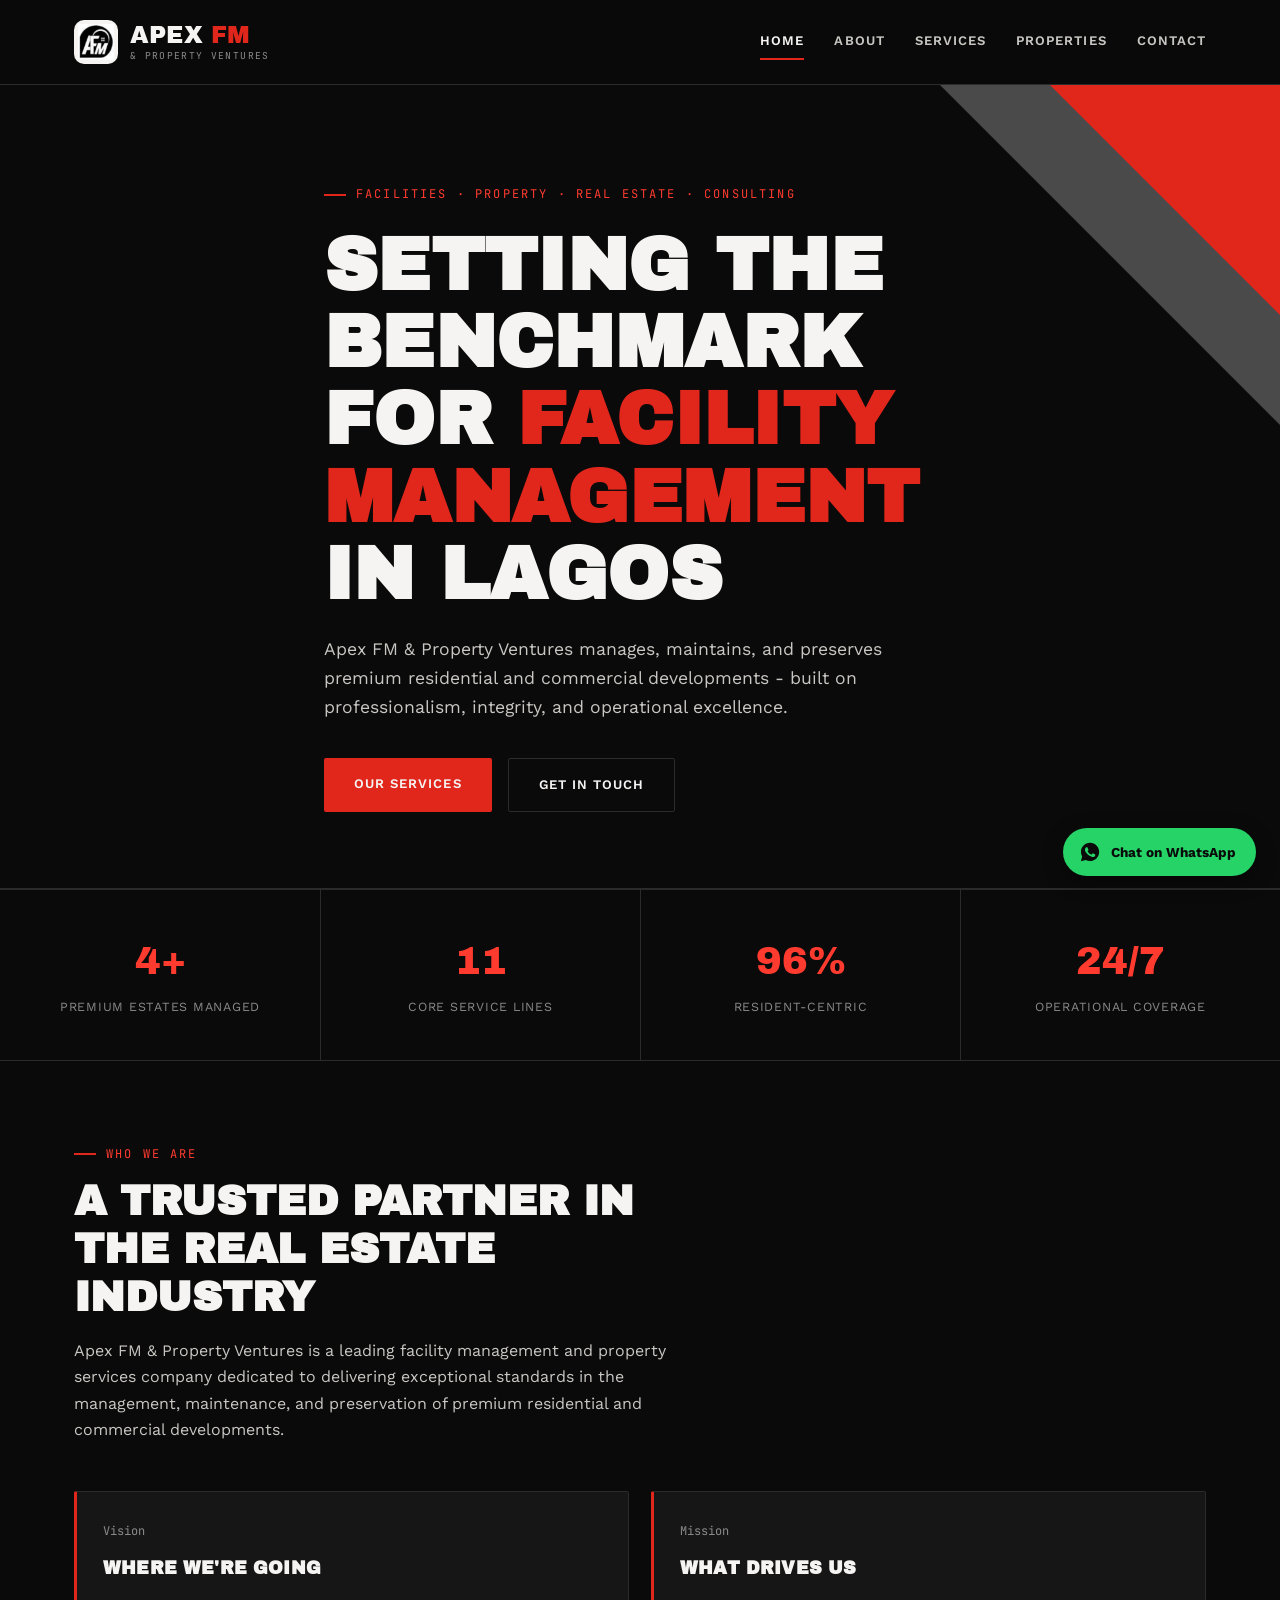
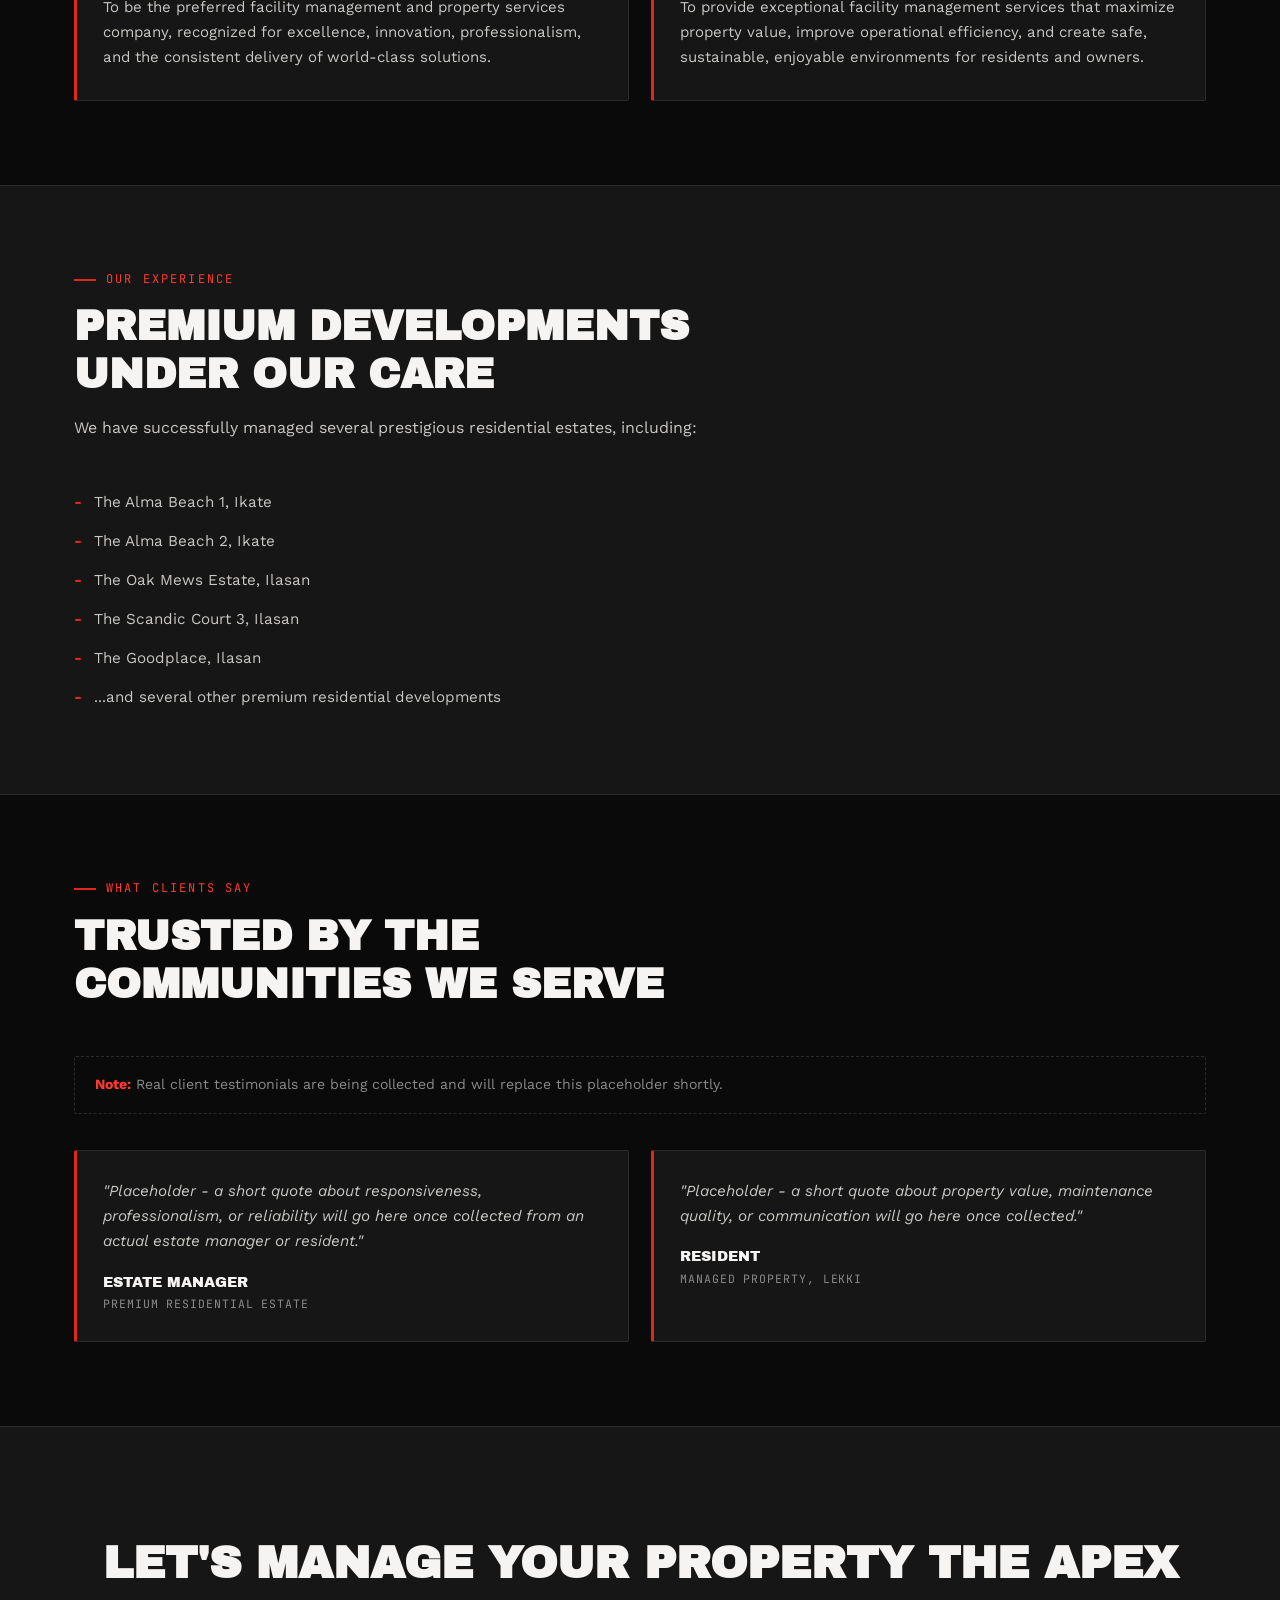
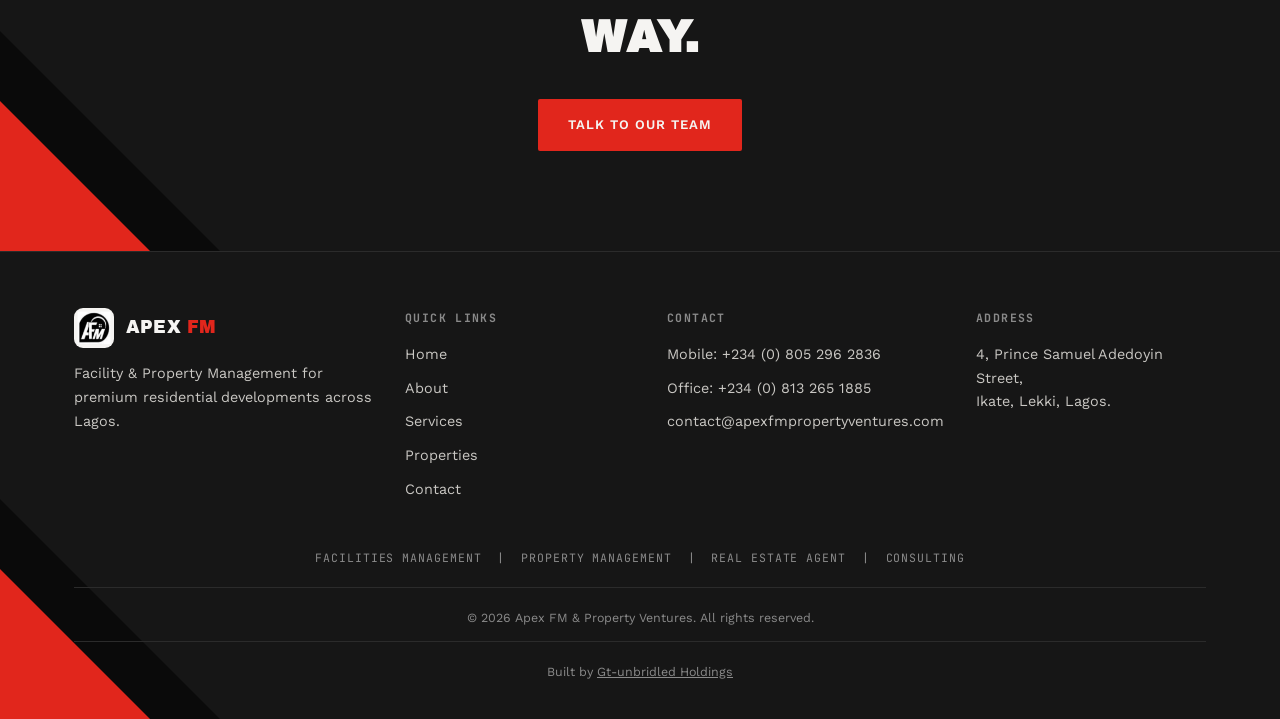
<file: index.html>
<!DOCTYPE html>
<html lang="en">
<head>
<meta charset="UTF-8">
<meta name="viewport" content="width=device-width, initial-scale=1.0">
<title>Apex FM & Property Ventures - Facility & Property Management in Lagos</title>
<meta name="description" content="Apex FM & Property Ventures delivers premium facility management, property management, real estate, and consulting services across Lagos.">
<link rel="canonical" href="https://www.apexfmpropertyventures.com/">
<meta property="og:type" content="website">
<meta property="og:title" content="Apex FM & Property Ventures - Facility & Property Management in Lagos">
<meta property="og:description" content="Apex FM & Property Ventures delivers premium facility management, property management, real estate, and consulting services across Lagos.">
<meta property="og:url" content="https://www.apexfmpropertyventures.com/">
<meta property="og:image" content="https://www.apexfmpropertyventures.com/oak-mews-1.jpg">
<meta name="twitter:card" content="summary_large_image">
<link rel="icon" type="image/svg+xml" href="favicon.svg">
<link rel="preconnect" href="https://fonts.googleapis.com">
<link rel="preconnect" href="https://fonts.gstatic.com" crossorigin>
<link rel="stylesheet" href="https://fonts.googleapis.com/css2?family=Archivo+Black&family=Work+Sans:wght@400;500;600;700&family=JetBrains+Mono:wght@400;500&display=swap">
<link rel="stylesheet" href="styles.css">
<script type="application/ld+json">
{
  "@context": "https://schema.org",
  "@type": "HomeAndConstructionBusiness",
  "name": "Apex FM & Property Ventures",
  "description": "Facility management, property management, real estate agency, and consulting services for premium residential and commercial developments in Lagos, Nigeria.",
  "url": "https://www.apexfmpropertyventures.com/",
  "telephone": "+234-805-296-2836",
  "email": "contact@apexfmpropertyventures.com",
  "address": {
    "@type": "PostalAddress",
    "streetAddress": "4, Prince Samuel Adedoyin Street, Ikate",
    "addressLocality": "Lekki",
    "addressRegion": "Lagos",
    "addressCountry": "NG"
  },
  "areaServed": {
    "@type": "City",
    "name": "Lagos"
  },
  "openingHoursSpecification": {
    "@type": "OpeningHoursSpecification",
    "dayOfWeek": ["Monday","Tuesday","Wednesday","Thursday","Friday"],
    "opens": "08:00",
    "closes": "18:00"
  },
  "priceRange": "$$",
  "sameAs": []
}
</script>

<!-- Google Analytics - replace G-XXXXXXXXXX with your real Measurement ID -->
<script async src="https://www.googletagmanager.com/gtag/js?id=G-XXXXXXXXXX"></script>
<script>
  window.dataLayer = window.dataLayer || [];
  function gtag(){dataLayer.push(arguments);}
  gtag('js', new Date());
  gtag('config', 'G-XXXXXXXXXX');
</script>
</head>
<body>

<header class="site-header">
  <div class="wrap header-inner">
    <a class="brand" href="index.html">
      <img src="logo-icon.png" alt="Apex FM logo" class="brand-logo">
      <span class="brand-text">
        <span class="brand-main">APEX <span>FM</span></span>
        <span class="brand-sub">& Property Ventures</span>
      </span>
    </a>
    <nav class="site-nav">
      <a href="index.html" class="active">Home</a>
      <a href="about.html">About</a>
      <a href="services.html">Services</a>
      <a href="properties.html">Properties</a>
      <a href="contact.html">Contact</a>
    </nav>
    <button class="nav-toggle" aria-label="Toggle menu">☰</button>
  </div>
</header>

<section class="hero">
  <div class="corner-motif"></div>
  <div class="wrap hero-content">
    <div class="eyebrow">Facilities · Property · Real Estate · Consulting</div>
    <h1>Setting the benchmark for <em>facility management</em> in Lagos</h1>
    <p class="lede">Apex FM & Property Ventures manages, maintains, and preserves premium residential and commercial developments - built on professionalism, integrity, and operational excellence.</p>
    <div class="hero-actions">
      <a href="services.html" class="btn btn-primary">Our Services</a>
      <a href="contact.html" class="btn btn-ghost">Get in Touch</a>
    </div>
  </div>
</section>

<div class="stats">
  <div class="stat"><span class="stat-num">4+</span><span class="stat-label">Premium Estates Managed</span></div>
  <div class="stat"><span class="stat-num">12</span><span class="stat-label">Core Service Lines</span></div>
  <div class="stat"><span class="stat-num">100%</span><span class="stat-label">Resident-Centric</span></div>
  <div class="stat"><span class="stat-num">24/7</span><span class="stat-label">Operational Coverage</span></div>
</div>

<section>
  <div class="wrap">
    <div class="section-head">
      <div class="eyebrow">Who We Are</div>
      <h2>A trusted partner in the real estate industry</h2>
      <p>Apex FM & Property Ventures is a leading facility management and property services company dedicated to delivering exceptional standards in the management, maintenance, and preservation of premium residential and commercial developments.</p>
    </div>
    <div class="grid grid-2">
      <div class="card">
        <span class="idx">Vision</span>
        <h3>Where We're Going</h3>
        <p>To be the preferred facility management and property services company, recognized for excellence, innovation, professionalism, and the consistent delivery of world-class solutions.</p>
      </div>
      <div class="card">
        <span class="idx">Mission</span>
        <h3>What Drives Us</h3>
        <p>To provide exceptional facility management services that maximize property value, improve operational efficiency, and create safe, sustainable, enjoyable environments for residents and owners.</p>
      </div>
    </div>
  </div>
</section>

<section class="band-alt">
  <div class="wrap">
    <div class="section-head">
      <div class="eyebrow">Our Experience</div>
      <h2>Premium developments under our care</h2>
      <p>We have successfully managed several prestigious residential estates, including:</p>
    </div>
    <ul class="check-list">
      <li>The Alma Beach 1, Ikate</li>
      <li>The Alma Beach 2, Ikate</li>
      <li>The Oak Mews Estate, Ilasan</li>
      <li>The Scandic Court 3, Ilasan</li>
      <li>The Goodplace, Ilasan</li>
      <li>...and several other premium residential developments</li>
    </ul>
  </div>
</section>

<section>
  <div class="wrap">
    <div class="section-head">
      <div class="eyebrow">What Clients Say</div>
      <h2>Trusted by the communities we serve</h2>
    </div>
    <div class="notice">
      <strong>Note:</strong> Real client testimonials are being collected and will replace this placeholder shortly.
    </div>
    <div class="grid grid-2">
      <div class="testimonial-card">
        <p>"Placeholder - a short quote about responsiveness, professionalism, or reliability will go here once collected from an actual estate manager or resident."</p>
        <div class="testimonial-name">Estate Manager</div>
        <div class="testimonial-role">Premium Residential Estate</div>
      </div>
      <div class="testimonial-card">
        <p>"Placeholder - a short quote about property value, maintenance quality, or communication will go here once collected."</p>
        <div class="testimonial-name">Resident</div>
        <div class="testimonial-role">Managed Property, Lekki</div>
      </div>
    </div>
  </div>
</section>

<section class="cta-band">
  <div class="corner-motif-foot"></div>
  <div class="wrap">
    <h2>Let's manage your property the Apex way.</h2>
    <a href="contact.html" class="btn btn-primary">Talk to Our Team</a>
  </div>
</section>

<footer class="site-footer">
  <div class="corner-motif-foot"></div>
  <div class="wrap">
    <div class="footer-inner">
      <div class="footer-col">
        <div class="footer-brand">
          <img src="logo-icon.png" alt="Apex FM logo">
          <span class="brand-main" style="font-size:1.1rem;">APEX <span style="color:var(--red)">FM</span></span>
        </div>
        <p class="muted">Facility &amp; Property Management for premium residential developments across Lagos.</p>
      </div>
      <div class="footer-col">
        <h4>Quick Links</h4>
        <a href="index.html">Home</a>
        <a href="about.html">About</a>
        <a href="services.html">Services</a>
        <a href="properties.html">Properties</a>
        <a href="contact.html">Contact</a>
      </div>
      <div class="footer-col">
        <h4>Contact</h4>
        <a href="tel:+2348052962836">Mobile: +234 (0) 805 296 2836</a>
        <a href="tel:+2348132651885">Office: +234 (0) 813 265 1885</a>
        <a href="mailto:contact@apexfmpropertyventures.com">contact@apexfmpropertyventures.com</a>
      </div>
      <div class="footer-col">
        <h4>Address</h4>
        <a href="https://www.google.com/maps/search/?api=1&query=4+Prince+Samuel+Adedoyin+Street+Ikate+Lekki+Lagos" target="_blank" rel="noopener">4, Prince Samuel Adedoyin Street,<br>Ikate, Lekki, Lagos.</a>
      </div>
    </div>
    <p class="footer-tagline" style="text-align:center; margin-bottom:20px;">Facilities Management &nbsp;|&nbsp; Property Management &nbsp;|&nbsp; Real Estate Agent &nbsp;|&nbsp; Consulting</p>
    <p class="fine">© 2026 Apex FM & Property Ventures. All rights reserved.</p>
<p class="fine">Built by <a href="https://wa.me/2348138677200" target="_blank" rel="noopener" style="color:var(--grey); text-decoration:underline;">Gt-unbridled Holdings</a></p>
  </div>
</footer>

<a href="https://wa.me/2348052962836?text=Hi%20Apex%20FM%2C%20I%27d%20like%20to%20find%20out%20more%20about%20your%20services." target="_blank" rel="noopener" class="whatsapp-btn" aria-label="Chat on WhatsApp">
  <svg viewBox="0 0 24 24" fill="currentColor"><path d="M12.04 2C6.58 2 2.13 6.45 2.13 11.91c0 1.75.46 3.45 1.32 4.95L2.05 22l5.25-1.38a9.9 9.9 0 0 0 4.74 1.21h.01c5.46 0 9.91-4.45 9.91-9.91C21.96 6.45 17.5 2 12.04 2zm5.82 14.09c-.24.68-1.4 1.3-1.93 1.38-.49.08-1.11.11-1.79-.11-.41-.13-.94-.31-1.62-.6-2.85-1.23-4.71-4.1-4.85-4.29-.14-.19-1.16-1.54-1.16-2.94s.73-2.09.99-2.37c.26-.29.57-.36.76-.36.19 0 .38 0 .55.01.18.01.41-.07.64.49.24.57.81 1.97.88 2.11.07.14.12.31.02.5-.09.19-.14.31-.28.48-.14.17-.29.37-.42.5-.14.14-.28.29-.12.57.16.28.71 1.17 1.53 1.9 1.05.94 1.94 1.23 2.22 1.37.28.14.44.12.6-.07.16-.19.68-.79.86-1.06.18-.28.36-.23.6-.14.24.09 1.55.73 1.82.87.27.14.45.2.51.31.07.11.07.65-.17 1.33z"/></svg>
  <span>Chat on WhatsApp</span>
</a>
<script src="script.js" defer></script>
</body>
</html>
</file>
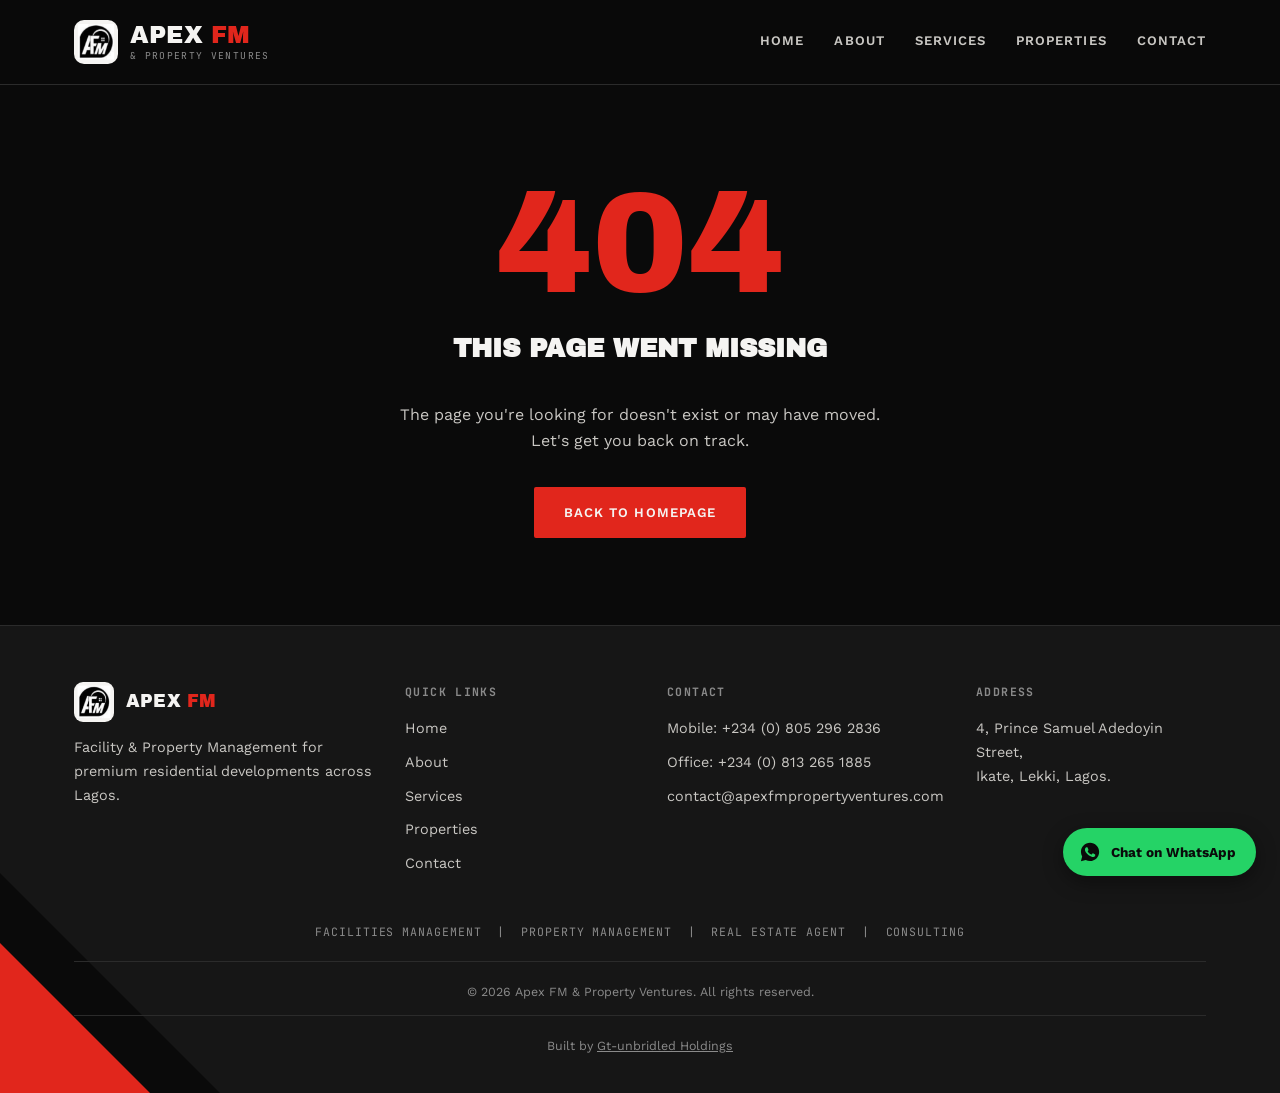
<file: 404 (1).html>
<!DOCTYPE html>
<html lang="en">
<head>
<meta charset="UTF-8">
<meta name="viewport" content="width=device-width, initial-scale=1.0">
<title>Page Not Found - Apex FM & Property Ventures</title>
<meta name="description" content="The page you're looking for doesn't exist. Return to the Apex FM & Property Ventures homepage.">
<link rel="canonical" href="https://www.apexfmpropertyventures.com/404.html">
<meta property="og:type" content="website">
<meta property="og:title" content="Page Not Found - Apex FM & Property Ventures">
<meta property="og:description" content="The page you're looking for doesn't exist. Return to the Apex FM & Property Ventures homepage.">
<meta property="og:url" content="https://www.apexfmpropertyventures.com/404.html">
<meta property="og:image" content="https://www.apexfmpropertyventures.com/oak-mews-1.jpg">
<meta name="twitter:card" content="summary_large_image">
<link rel="icon" type="image/svg+xml" href="favicon.svg">
<link rel="preconnect" href="https://fonts.googleapis.com">
<link rel="preconnect" href="https://fonts.gstatic.com" crossorigin>
<link rel="stylesheet" href="https://fonts.googleapis.com/css2?family=Archivo+Black&family=Work+Sans:wght@400;500;600;700&family=JetBrains+Mono:wght@400;500&display=swap">
<link rel="stylesheet" href="styles.css">
<script type="application/ld+json">
{
  "@context": "https://schema.org",
  "@type": "HomeAndConstructionBusiness",
  "name": "Apex FM & Property Ventures",
  "description": "Facility management, property management, real estate agency, and consulting services for premium residential and commercial developments in Lagos, Nigeria.",
  "url": "https://www.apexfmpropertyventures.com/",
  "telephone": "+234-805-296-2836",
  "email": "contact@apexfmpropertyventures.com",
  "address": {
    "@type": "PostalAddress",
    "streetAddress": "4, Prince Samuel Adedoyin Street, Ikate",
    "addressLocality": "Lekki",
    "addressRegion": "Lagos",
    "addressCountry": "NG"
  },
  "areaServed": {
    "@type": "City",
    "name": "Lagos"
  },
  "openingHoursSpecification": {
    "@type": "OpeningHoursSpecification",
    "dayOfWeek": ["Monday","Tuesday","Wednesday","Thursday","Friday"],
    "opens": "08:00",
    "closes": "18:00"
  },
  "priceRange": "$$",
  "sameAs": []
}
</script>

<!-- Google Analytics - replace G-XXXXXXXXXX with your real Measurement ID -->
<script async src="https://www.googletagmanager.com/gtag/js?id=G-XXXXXXXXXX"></script>
<script>
  window.dataLayer = window.dataLayer || [];
  function gtag(){dataLayer.push(arguments);}
  gtag('js', new Date());
  gtag('config', 'G-XXXXXXXXXX');
</script>
</head>
<body>

<header class="site-header">
  <div class="wrap header-inner">
    <a class="brand" href="index.html">
      <img src="logo-icon.png" alt="Apex FM logo" class="brand-logo">
      <span class="brand-text">
        <span class="brand-main">APEX <span>FM</span></span>
        <span class="brand-sub">& Property Ventures</span>
      </span>
    </a>
    <nav class="site-nav">
      <a href="index.html">Home</a>
      <a href="about.html">About</a>
      <a href="services.html">Services</a>
      <a href="properties.html">Properties</a>
      <a href="contact.html">Contact</a>
    </nav>
    <button class="nav-toggle" aria-label="Toggle menu">☰</button>
  </div>
</header>

<section class="error-page">
  <div class="error-code">404</div>
  <h1>This page went missing</h1>
  <p>The page you're looking for doesn't exist or may have moved. Let's get you back on track.</p>
  <a href="index.html" class="btn btn-primary">Back to Homepage</a>
</section>

<footer class="site-footer">
  <div class="corner-motif-foot"></div>
  <div class="wrap">
    <div class="footer-inner">
      <div class="footer-col">
        <div class="footer-brand">
          <img src="logo-icon.png" alt="Apex FM logo">
          <span class="brand-main" style="font-size:1.1rem;">APEX <span style="color:var(--red)">FM</span></span>
        </div>
        <p class="muted">Facility &amp; Property Management for premium residential developments across Lagos.</p>
      </div>
      <div class="footer-col">
        <h4>Quick Links</h4>
        <a href="index.html">Home</a>
        <a href="about.html">About</a>
        <a href="services.html">Services</a>
        <a href="properties.html">Properties</a>
        <a href="contact.html">Contact</a>
      </div>
      <div class="footer-col">
        <h4>Contact</h4>
        <a href="tel:+2348052962836">Mobile: +234 (0) 805 296 2836</a>
        <a href="tel:+2348132651885">Office: +234 (0) 813 265 1885</a>
        <a href="mailto:contact@apexfmpropertyventures.com">contact@apexfmpropertyventures.com</a>
      </div>
      <div class="footer-col">
        <h4>Address</h4>
        <a href="https://www.google.com/maps/search/?api=1&query=4+Prince+Samuel+Adedoyin+Street+Ikate+Lekki+Lagos" target="_blank" rel="noopener">4, Prince Samuel Adedoyin Street,<br>Ikate, Lekki, Lagos.</a>
      </div>
    </div>
    <p class="footer-tagline" style="text-align:center; margin-bottom:20px;">Facilities Management &nbsp;|&nbsp; Property Management &nbsp;|&nbsp; Real Estate Agent &nbsp;|&nbsp; Consulting</p>
    <p class="fine">© 2026 Apex FM & Property Ventures. All rights reserved.</p>
<p class="fine">Built by <a href="https://wa.me/2348138677200" target="_blank" rel="noopener" style="color:var(--grey); text-decoration:underline;">Gt-unbridled Holdings</a></p>
  </div>
</footer>

<a href="https://wa.me/2348052962836?text=Hi%20Apex%20FM%2C%20I%27d%20like%20to%20find%20out%20more%20about%20your%20services." target="_blank" rel="noopener" class="whatsapp-btn" aria-label="Chat on WhatsApp">
  <svg viewBox="0 0 24 24" fill="currentColor"><path d="M12.04 2C6.58 2 2.13 6.45 2.13 11.91c0 1.75.46 3.45 1.32 4.95L2.05 22l5.25-1.38a9.9 9.9 0 0 0 4.74 1.21h.01c5.46 0 9.91-4.45 9.91-9.91C21.96 6.45 17.5 2 12.04 2zm5.82 14.09c-.24.68-1.4 1.3-1.93 1.38-.49.08-1.11.11-1.79-.11-.41-.13-.94-.31-1.62-.6-2.85-1.23-4.71-4.1-4.85-4.29-.14-.19-1.16-1.54-1.16-2.94s.73-2.09.99-2.37c.26-.29.57-.36.76-.36.19 0 .38 0 .55.01.18.01.41-.07.64.49.24.57.81 1.97.88 2.11.07.14.12.31.02.5-.09.19-.14.31-.28.48-.14.17-.29.37-.42.5-.14.14-.28.29-.12.57.16.28.71 1.17 1.53 1.9 1.05.94 1.94 1.23 2.22 1.37.28.14.44.12.6-.07.16-.19.68-.79.86-1.06.18-.28.36-.23.6-.14.24.09 1.55.73 1.82.87.27.14.45.2.51.31.07.11.07.65-.17 1.33z"/></svg>
  <span>Chat on WhatsApp</span>
</a>
<script src="script.js" defer></script>
</body>
</html>
</file>
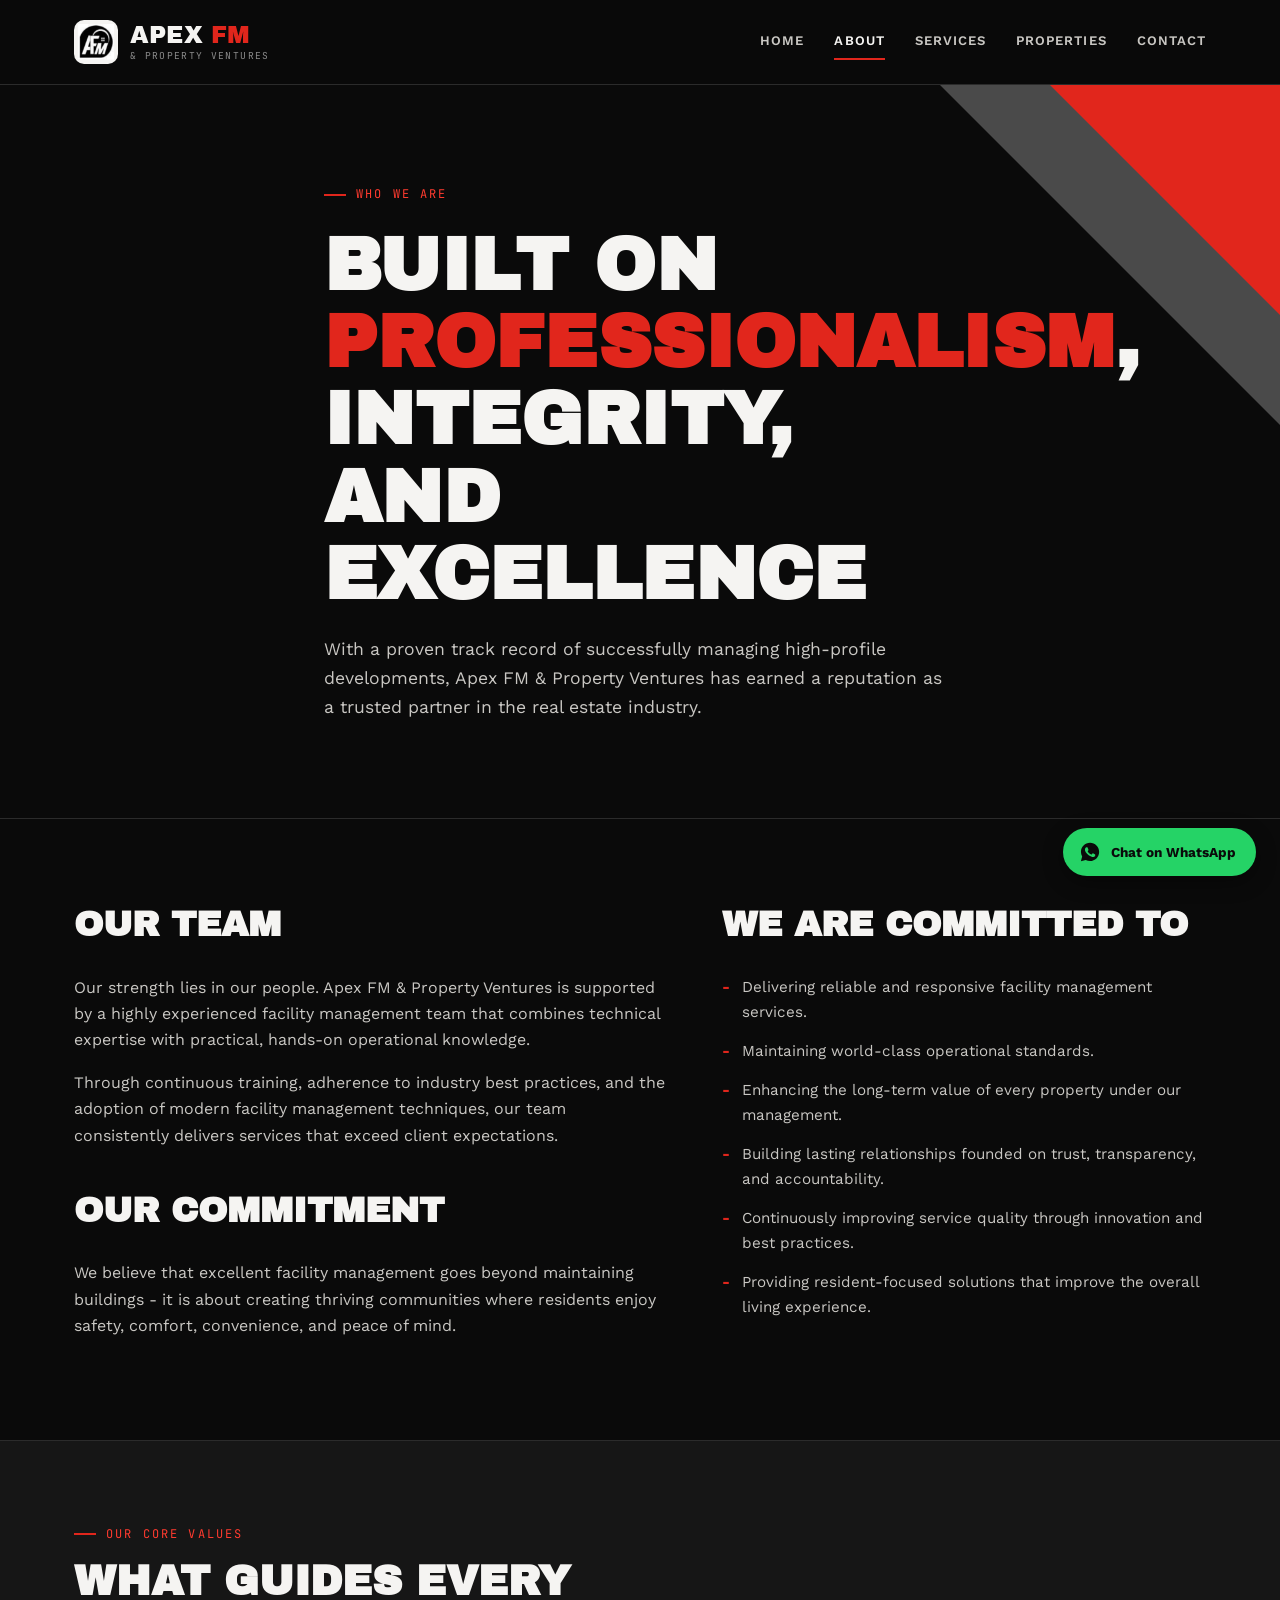
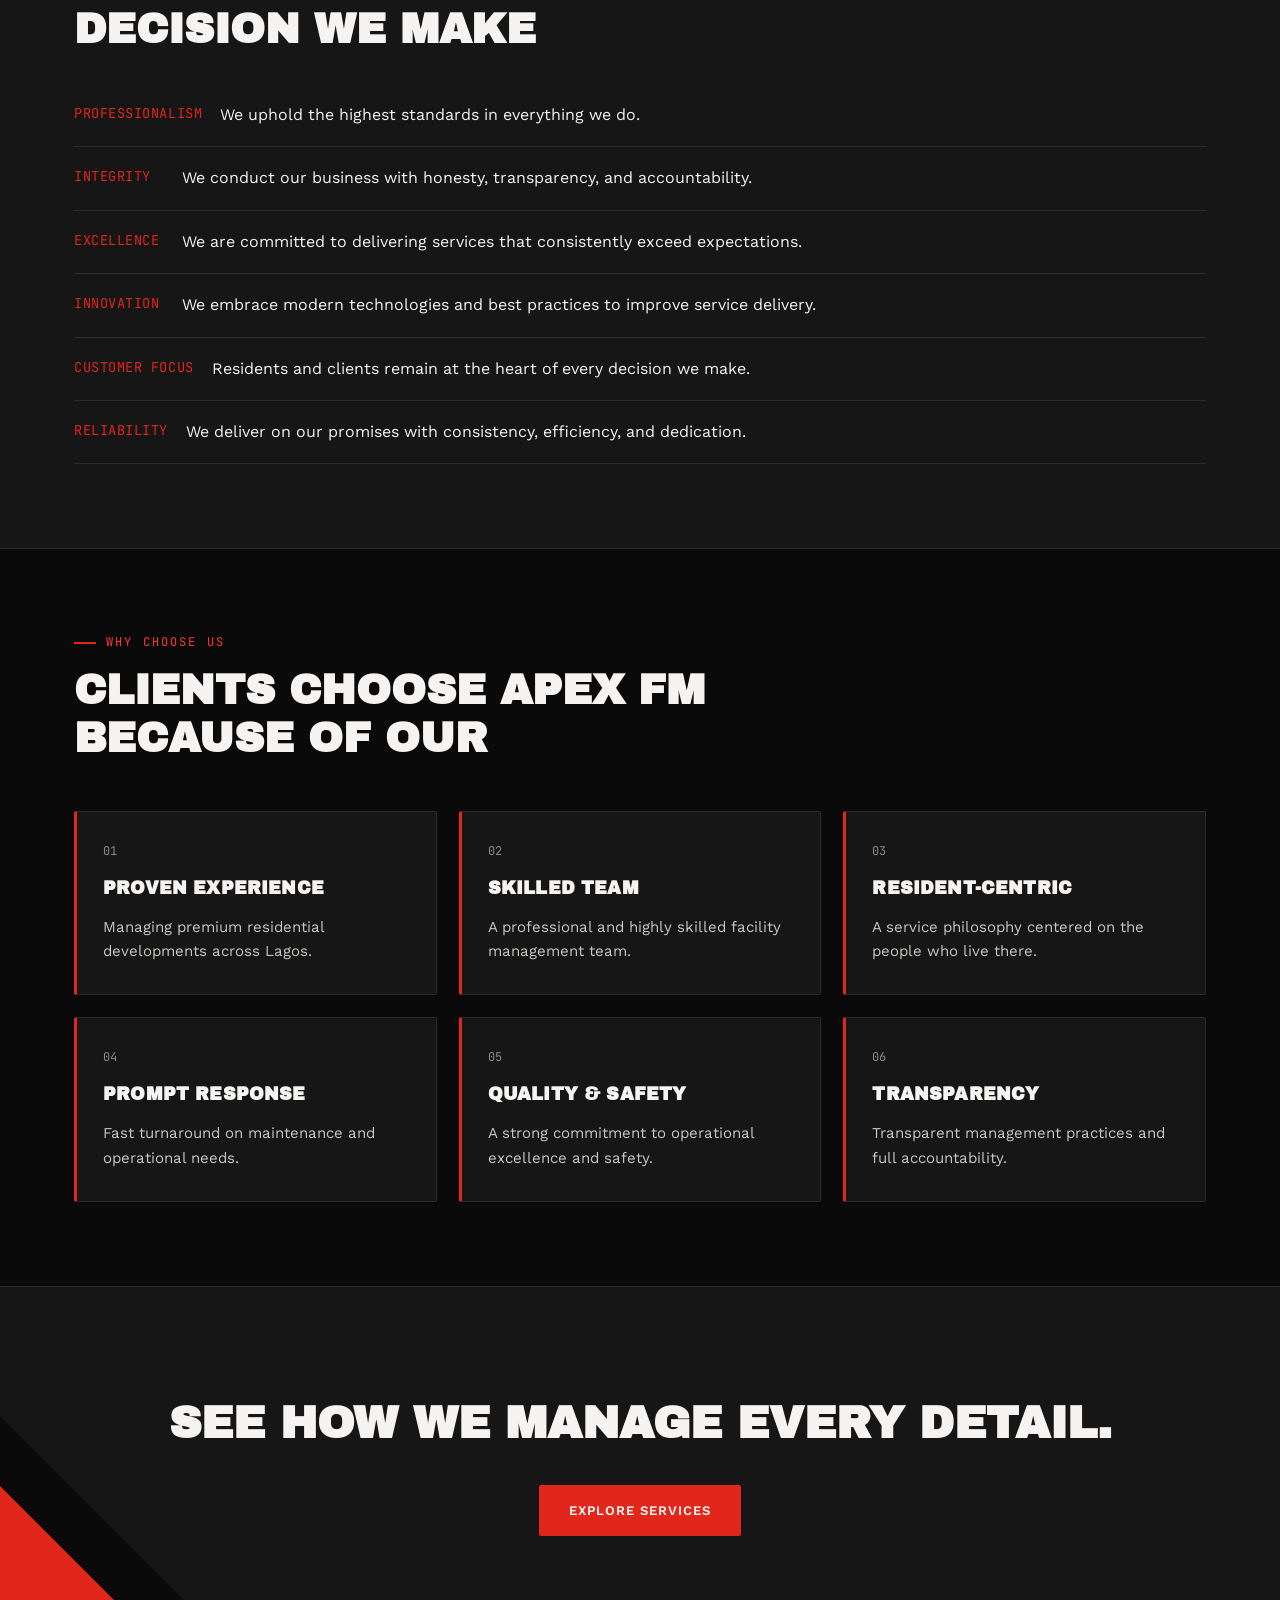
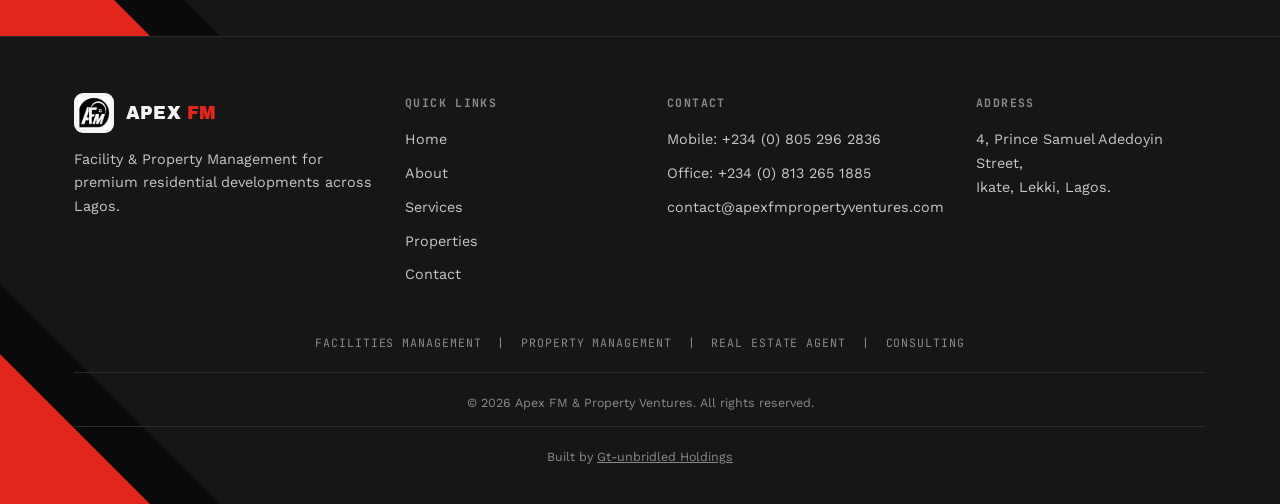
<file: about (1).html>
<!DOCTYPE html>
<html lang="en">
<head>
<meta charset="UTF-8">
<meta name="viewport" content="width=device-width, initial-scale=1.0">
<title>About Us - Apex FM & Property Ventures</title>
<meta name="description" content="Learn about Apex FM & Property Ventures - our team, values, mission, and commitment to premium facility management in Lagos.">
<link rel="canonical" href="https://www.apexfmpropertyventures.com/about.html">
<meta property="og:type" content="website">
<meta property="og:title" content="About Us - Apex FM & Property Ventures">
<meta property="og:description" content="Learn about Apex FM & Property Ventures - our team, values, mission, and commitment to premium facility management in Lagos.">
<meta property="og:url" content="https://www.apexfmpropertyventures.com/about.html">
<meta property="og:image" content="https://www.apexfmpropertyventures.com/oak-mews-1.jpg">
<meta name="twitter:card" content="summary_large_image">
<link rel="icon" type="image/svg+xml" href="favicon.svg">
<link rel="preconnect" href="https://fonts.googleapis.com">
<link rel="preconnect" href="https://fonts.gstatic.com" crossorigin>
<link rel="stylesheet" href="https://fonts.googleapis.com/css2?family=Archivo+Black&family=Work+Sans:wght@400;500;600;700&family=JetBrains+Mono:wght@400;500&display=swap">
<link rel="stylesheet" href="styles.css">
<script type="application/ld+json">
{
  "@context": "https://schema.org",
  "@type": "HomeAndConstructionBusiness",
  "name": "Apex FM & Property Ventures",
  "description": "Facility management, property management, real estate agency, and consulting services for premium residential and commercial developments in Lagos, Nigeria.",
  "url": "https://www.apexfmpropertyventures.com/",
  "telephone": "+234-805-296-2836",
  "email": "contact@apexfmpropertyventures.com",
  "address": {
    "@type": "PostalAddress",
    "streetAddress": "4, Prince Samuel Adedoyin Street, Ikate",
    "addressLocality": "Lekki",
    "addressRegion": "Lagos",
    "addressCountry": "NG"
  },
  "areaServed": {
    "@type": "City",
    "name": "Lagos"
  },
  "openingHoursSpecification": {
    "@type": "OpeningHoursSpecification",
    "dayOfWeek": ["Monday","Tuesday","Wednesday","Thursday","Friday"],
    "opens": "08:00",
    "closes": "18:00"
  },
  "priceRange": "$$",
  "sameAs": []
}
</script>

<!-- Google Analytics - replace G-XXXXXXXXXX with your real Measurement ID -->
<script async src="https://www.googletagmanager.com/gtag/js?id=G-XXXXXXXXXX"></script>
<script>
  window.dataLayer = window.dataLayer || [];
  function gtag(){dataLayer.push(arguments);}
  gtag('js', new Date());
  gtag('config', 'G-XXXXXXXXXX');
</script>
</head>
<body>

<header class="site-header">
  <div class="wrap header-inner">
    <a class="brand" href="index.html">
      <img src="logo-icon.png" alt="Apex FM logo" class="brand-logo">
      <span class="brand-text">
        <span class="brand-main">APEX <span>FM</span></span>
        <span class="brand-sub">& Property Ventures</span>
      </span>
    </a>
    <nav class="site-nav">
      <a href="index.html">Home</a>
      <a href="about.html" class="active">About</a>
      <a href="services.html">Services</a>
      <a href="properties.html">Properties</a>
      <a href="contact.html">Contact</a>
    </nav>
    <button class="nav-toggle" aria-label="Toggle menu">☰</button>
  </div>
</header>

<section class="hero" style="padding-bottom: 60px;">
  <div class="corner-motif"></div>
  <div class="wrap hero-content">
    <div class="eyebrow">Who We Are</div>
    <h1>Built on <em>professionalism</em>, integrity, and excellence</h1>
    <p class="lede">With a proven track record of successfully managing high-profile developments, Apex FM & Property Ventures has earned a reputation as a trusted partner in the real estate industry.</p>
  </div>
</section>

<section>
  <div class="wrap two-col">
    <div>
      <h2>Our Team</h2>
      <p>Our strength lies in our people. Apex FM & Property Ventures is supported by a highly experienced facility management team that combines technical expertise with practical, hands-on operational knowledge.</p>
      <p>Through continuous training, adherence to industry best practices, and the adoption of modern facility management techniques, our team consistently delivers services that exceed client expectations.</p>
      <h2 style="margin-top:40px;">Our Commitment</h2>
      <p>We believe that excellent facility management goes beyond maintaining buildings - it is about creating thriving communities where residents enjoy safety, comfort, convenience, and peace of mind.</p>
    </div>
    <div>
      <h2>We Are Committed To</h2>
      <ul class="check-list">
        <li>Delivering reliable and responsive facility management services.</li>
        <li>Maintaining world-class operational standards.</li>
        <li>Enhancing the long-term value of every property under our management.</li>
        <li>Building lasting relationships founded on trust, transparency, and accountability.</li>
        <li>Continuously improving service quality through innovation and best practices.</li>
        <li>Providing resident-focused solutions that improve the overall living experience.</li>
      </ul>
    </div>
  </div>
</section>

<section class="band-alt">
  <div class="wrap">
    <div class="section-head">
      <div class="eyebrow">Our Core Values</div>
      <h2>What guides every decision we make</h2>
    </div>
    <ul class="value-list">
      <li><span class="mark">Professionalism</span> <span>We uphold the highest standards in everything we do.</span></li>
      <li><span class="mark">Integrity</span> <span>We conduct our business with honesty, transparency, and accountability.</span></li>
      <li><span class="mark">Excellence</span> <span>We are committed to delivering services that consistently exceed expectations.</span></li>
      <li><span class="mark">Innovation</span> <span>We embrace modern technologies and best practices to improve service delivery.</span></li>
      <li><span class="mark">Customer Focus</span> <span>Residents and clients remain at the heart of every decision we make.</span></li>
      <li><span class="mark">Reliability</span> <span>We deliver on our promises with consistency, efficiency, and dedication.</span></li>
    </ul>
  </div>
</section>

<section>
  <div class="wrap">
    <div class="section-head">
      <div class="eyebrow">Why Choose Us</div>
      <h2>Clients choose Apex FM because of our</h2>
    </div>
    <div class="grid">
      <div class="card"><span class="idx">01</span><h3>Proven Experience</h3><p>Managing premium residential developments across Lagos.</p></div>
      <div class="card"><span class="idx">02</span><h3>Skilled Team</h3><p>A professional and highly skilled facility management team.</p></div>
      <div class="card"><span class="idx">03</span><h3>Resident-Centric</h3><p>A service philosophy centered on the people who live there.</p></div>
      <div class="card"><span class="idx">04</span><h3>Prompt Response</h3><p>Fast turnaround on maintenance and operational needs.</p></div>
      <div class="card"><span class="idx">05</span><h3>Quality &amp; Safety</h3><p>A strong commitment to operational excellence and safety.</p></div>
      <div class="card"><span class="idx">06</span><h3>Transparency</h3><p>Transparent management practices and full accountability.</p></div>
    </div>
  </div>
</section>

<section class="cta-band">
  <div class="corner-motif-foot"></div>
  <div class="wrap">
    <h2>See how we manage every detail.</h2>
    <a href="services.html" class="btn btn-primary">Explore Services</a>
  </div>
</section>

<footer class="site-footer">
  <div class="corner-motif-foot"></div>
  <div class="wrap">
    <div class="footer-inner">
      <div class="footer-col">
        <div class="footer-brand">
          <img src="logo-icon.png" alt="Apex FM logo">
          <span class="brand-main" style="font-size:1.1rem;">APEX <span style="color:var(--red)">FM</span></span>
        </div>
        <p class="muted">Facility &amp; Property Management for premium residential developments across Lagos.</p>
      </div>
      <div class="footer-col">
        <h4>Quick Links</h4>
        <a href="index.html">Home</a>
        <a href="about.html">About</a>
        <a href="services.html">Services</a>
        <a href="properties.html">Properties</a>
        <a href="contact.html">Contact</a>
      </div>
      <div class="footer-col">
        <h4>Contact</h4>
        <a href="tel:+2348052962836">Mobile: +234 (0) 805 296 2836</a>
        <a href="tel:+2348132651885">Office: +234 (0) 813 265 1885</a>
        <a href="mailto:contact@apexfmpropertyventures.com">contact@apexfmpropertyventures.com</a>
      </div>
      <div class="footer-col">
        <h4>Address</h4>
        <a href="https://www.google.com/maps/search/?api=1&query=4+Prince+Samuel+Adedoyin+Street+Ikate+Lekki+Lagos" target="_blank" rel="noopener">4, Prince Samuel Adedoyin Street,<br>Ikate, Lekki, Lagos.</a>
      </div>
    </div>
    <p class="footer-tagline" style="text-align:center; margin-bottom:20px;">Facilities Management &nbsp;|&nbsp; Property Management &nbsp;|&nbsp; Real Estate Agent &nbsp;|&nbsp; Consulting</p>
    <p class="fine">© 2026 Apex FM & Property Ventures. All rights reserved.</p>
<p class="fine">Built by <a href="https://wa.me/2348138677200" target="_blank" rel="noopener" style="color:var(--grey); text-decoration:underline;">Gt-unbridled Holdings</a></p>
  </div>
</footer>

<a href="https://wa.me/2348052962836?text=Hi%20Apex%20FM%2C%20I%27d%20like%20to%20find%20out%20more%20about%20your%20services." target="_blank" rel="noopener" class="whatsapp-btn" aria-label="Chat on WhatsApp">
  <svg viewBox="0 0 24 24" fill="currentColor"><path d="M12.04 2C6.58 2 2.13 6.45 2.13 11.91c0 1.75.46 3.45 1.32 4.95L2.05 22l5.25-1.38a9.9 9.9 0 0 0 4.74 1.21h.01c5.46 0 9.91-4.45 9.91-9.91C21.96 6.45 17.5 2 12.04 2zm5.82 14.09c-.24.68-1.4 1.3-1.93 1.38-.49.08-1.11.11-1.79-.11-.41-.13-.94-.31-1.62-.6-2.85-1.23-4.71-4.1-4.85-4.29-.14-.19-1.16-1.54-1.16-2.94s.73-2.09.99-2.37c.26-.29.57-.36.76-.36.19 0 .38 0 .55.01.18.01.41-.07.64.49.24.57.81 1.97.88 2.11.07.14.12.31.02.5-.09.19-.14.31-.28.48-.14.17-.29.37-.42.5-.14.14-.28.29-.12.57.16.28.71 1.17 1.53 1.9 1.05.94 1.94 1.23 2.22 1.37.28.14.44.12.6-.07.16-.19.68-.79.86-1.06.18-.28.36-.23.6-.14.24.09 1.55.73 1.82.87.27.14.45.2.51.31.07.11.07.65-.17 1.33z"/></svg>
  <span>Chat on WhatsApp</span>
</a>
<script src="script.js" defer></script>
</body>
</html>
</file>
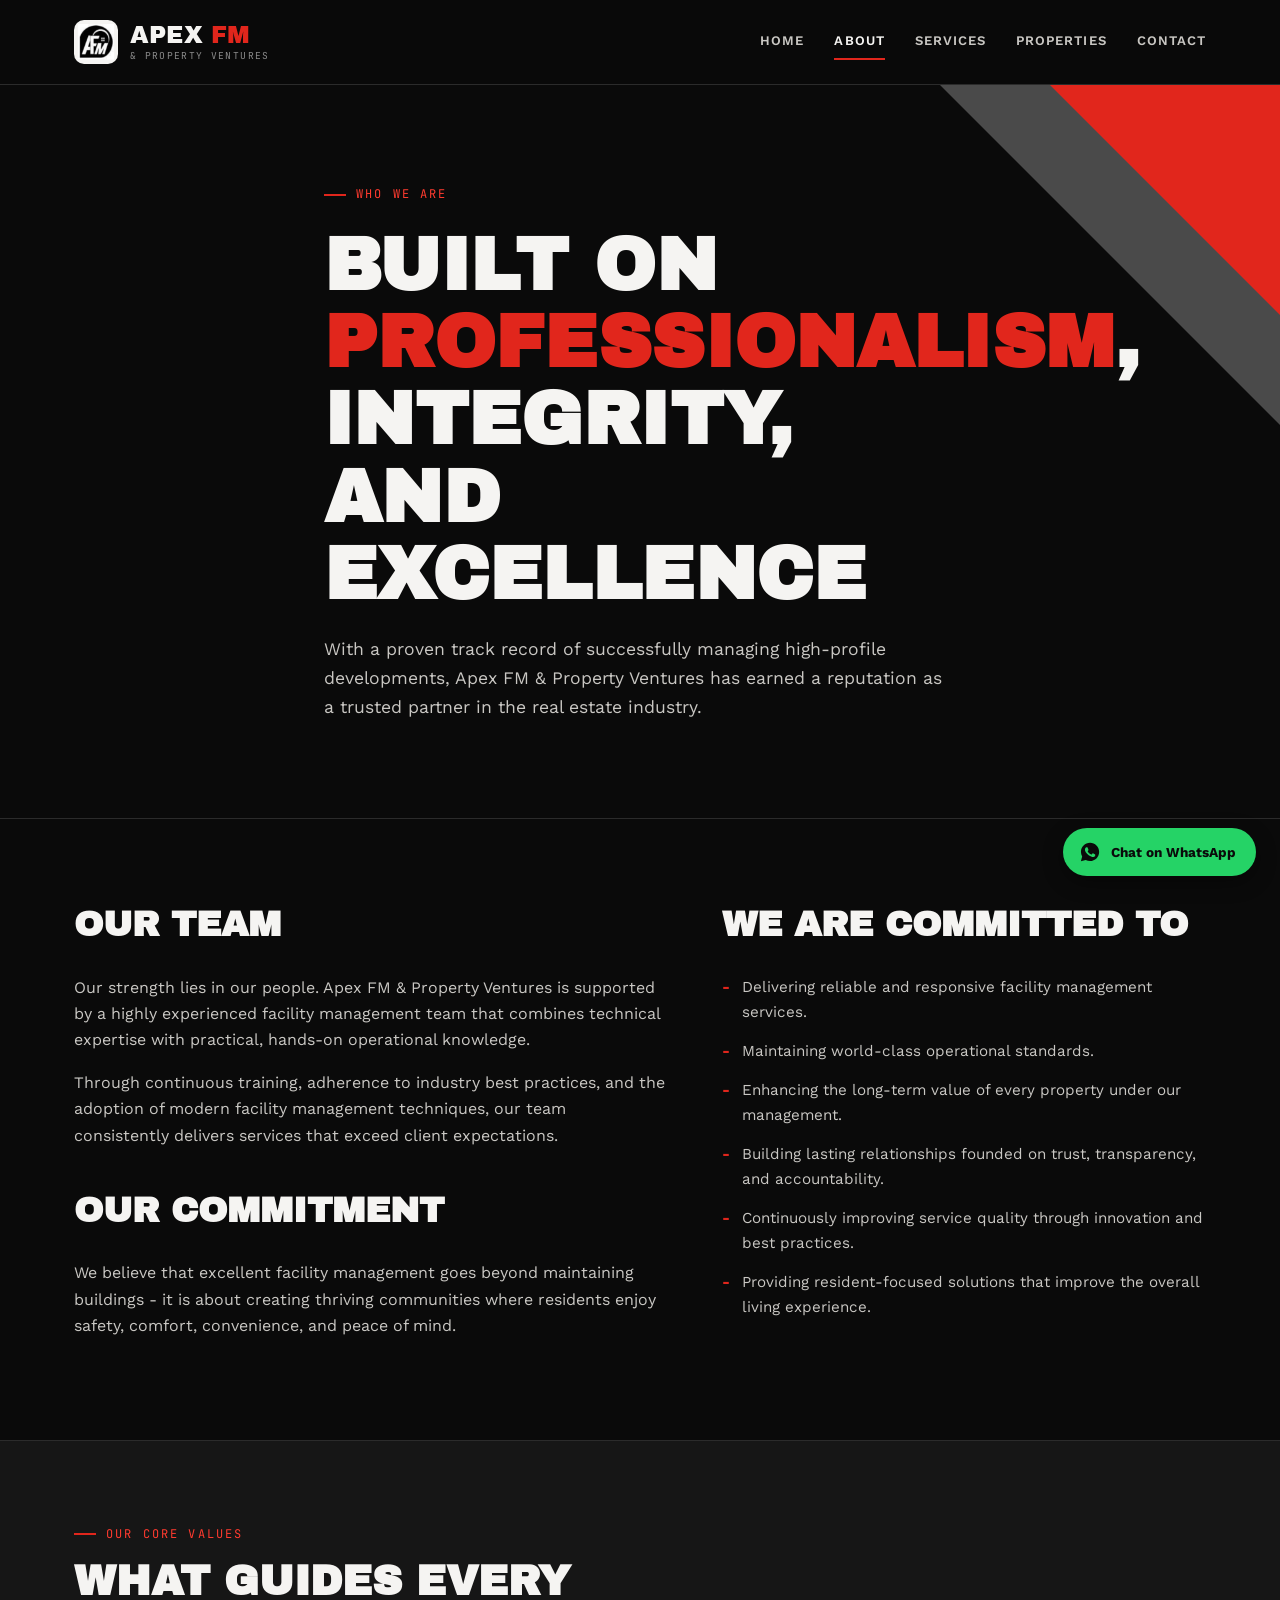
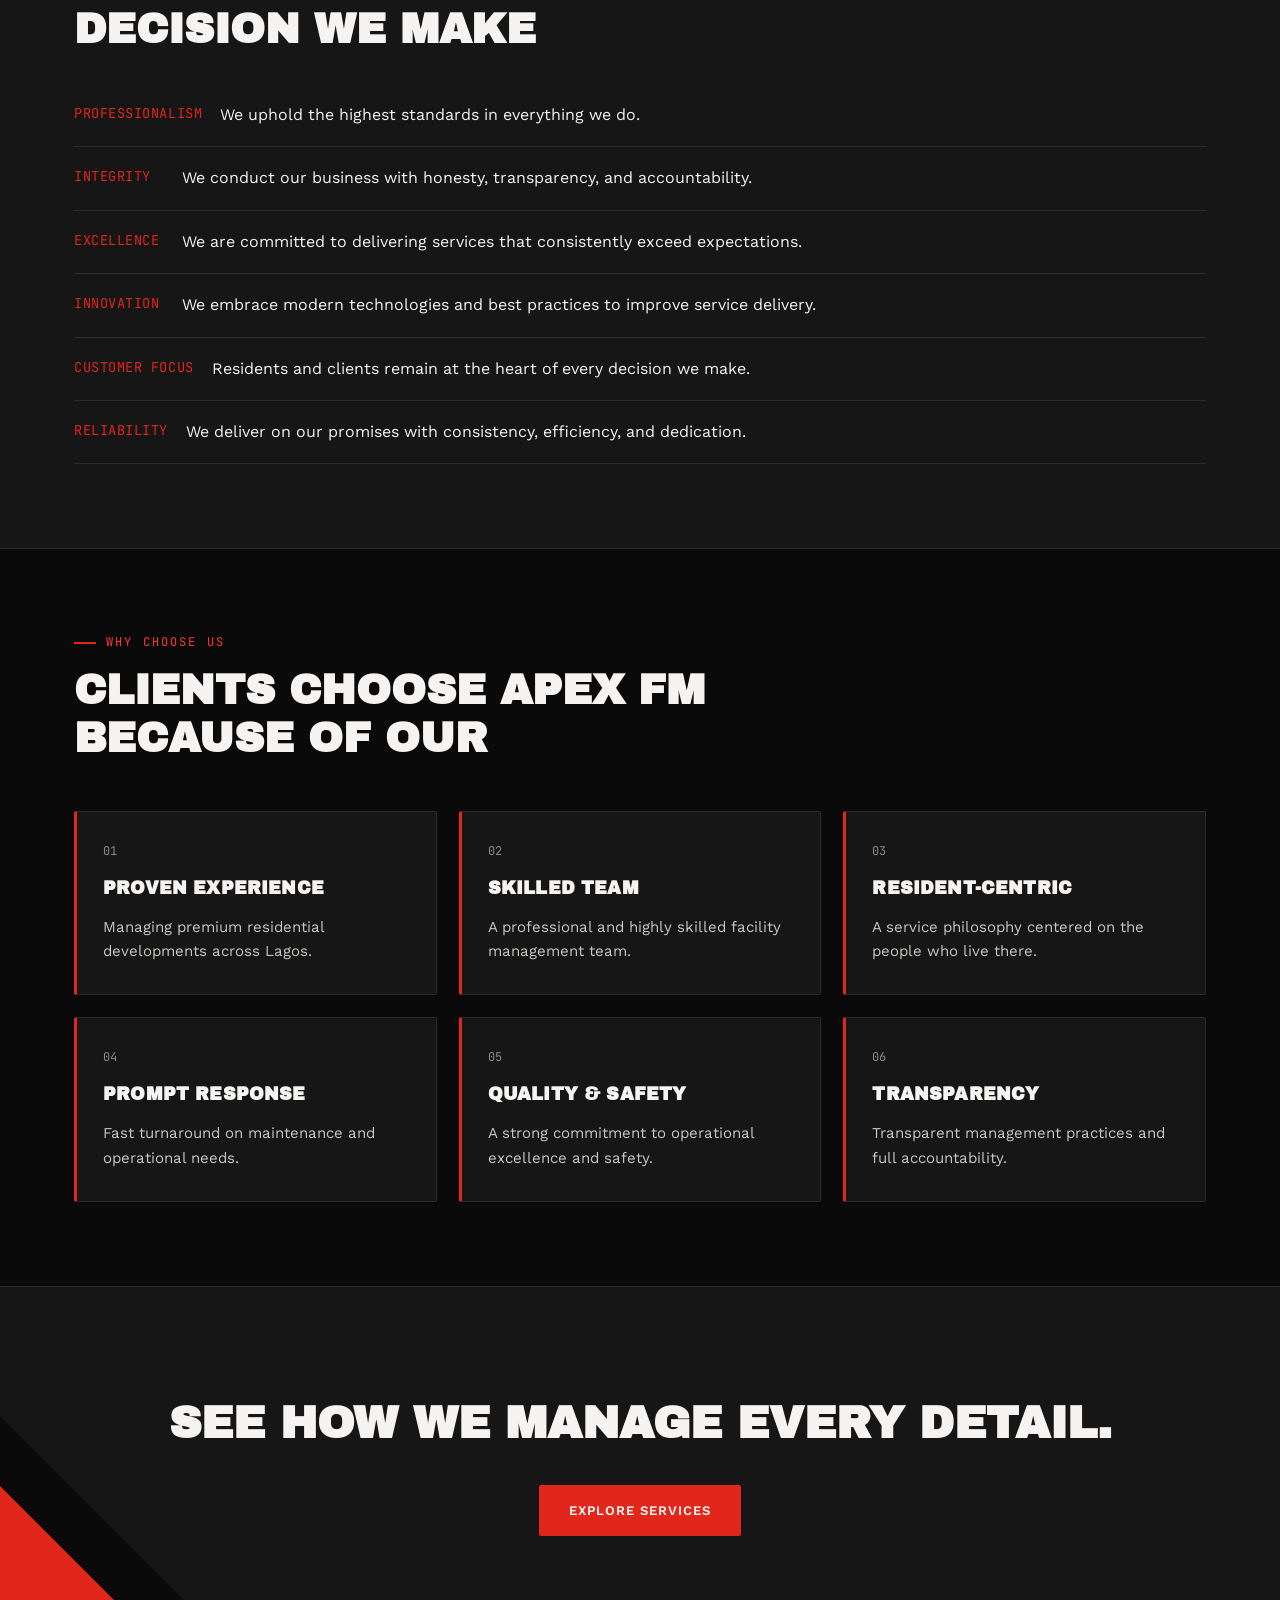
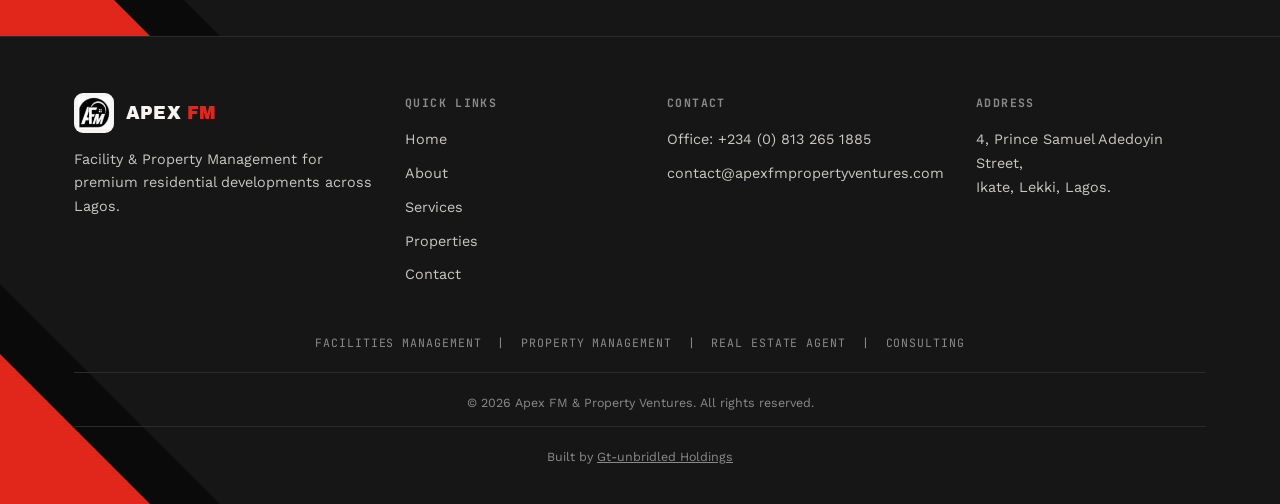
<file: about.html>
<!DOCTYPE html>
<html lang="en">
<head>
<meta charset="UTF-8">
<meta name="viewport" content="width=device-width, initial-scale=1.0">
<title>About Us - Apex FM & Property Ventures</title>
<meta name="description" content="Learn about Apex FM & Property Ventures - our team, values, mission, and commitment to premium facility management in Lagos.">
<link rel="canonical" href="https://www.apexfmpropertyventures.com/about.html">
<meta property="og:type" content="website">
<meta property="og:title" content="About Us - Apex FM & Property Ventures">
<meta property="og:description" content="Learn about Apex FM & Property Ventures - our team, values, mission, and commitment to premium facility management in Lagos.">
<meta property="og:url" content="https://www.apexfmpropertyventures.com/about.html">
<meta property="og:image" content="https://www.apexfmpropertyventures.com/oak-mews-1.jpg">
<meta name="twitter:card" content="summary_large_image">
<link rel="icon" type="image/svg+xml" href="favicon.svg">
<link rel="preconnect" href="https://fonts.googleapis.com">
<link rel="preconnect" href="https://fonts.gstatic.com" crossorigin>
<link rel="stylesheet" href="https://fonts.googleapis.com/css2?family=Archivo+Black&family=Work+Sans:wght@400;500;600;700&family=JetBrains+Mono:wght@400;500&display=swap">
<link rel="stylesheet" href="styles.css">
<script type="application/ld+json">
{
  "@context": "https://schema.org",
  "@type": "HomeAndConstructionBusiness",
  "name": "Apex FM & Property Ventures",
  "description": "Facility management, property management, real estate agency, and consulting services for premium residential and commercial developments in Lagos, Nigeria.",
  "url": "https://www.apexfmpropertyventures.com/",
  "telephone": "+234-813-265-1885",
  "email": "contact@apexfmpropertyventures.com",
  "address": {
    "@type": "PostalAddress",
    "streetAddress": "4, Prince Samuel Adedoyin Street, Ikate",
    "addressLocality": "Lekki",
    "addressRegion": "Lagos",
    "addressCountry": "NG"
  },
  "areaServed": {
    "@type": "City",
    "name": "Lagos"
  },
  "openingHoursSpecification": {
    "@type": "OpeningHoursSpecification",
    "dayOfWeek": ["Monday","Tuesday","Wednesday","Thursday","Friday"],
    "opens": "08:00",
    "closes": "18:00"
  },
  "priceRange": "$$",
  "sameAs": []
}
</script>

<!-- Google Analytics - replace G-XXXXXXXXXX with your real Measurement ID -->
<script async src="https://www.googletagmanager.com/gtag/js?id=G-XXXXXXXXXX"></script>
<script>
  window.dataLayer = window.dataLayer || [];
  function gtag(){dataLayer.push(arguments);}
  gtag('js', new Date());
  gtag('config', 'G-XXXXXXXXXX');
</script>
</head>
<body>

<header class="site-header">
  <div class="wrap header-inner">
    <a class="brand" href="index.html">
      <img src="logo-icon.png" alt="Apex FM logo" class="brand-logo">
      <span class="brand-text">
        <span class="brand-main">APEX <span>FM</span></span>
        <span class="brand-sub">& Property Ventures</span>
      </span>
    </a>
    <nav class="site-nav">
      <a href="index.html">Home</a>
      <a href="about.html" class="active">About</a>
      <a href="services.html">Services</a>
      <a href="properties.html">Properties</a>
      <a href="contact.html">Contact</a>
    </nav>
    <button class="nav-toggle" aria-label="Toggle menu">☰</button>
  </div>
</header>

<section class="hero" style="padding-bottom: 60px;">
  <div class="corner-motif"></div>
  <div class="wrap hero-content">
    <div class="eyebrow">Who We Are</div>
    <h1>Built on <em>professionalism</em>, integrity, and excellence</h1>
    <p class="lede">With a proven track record of successfully managing high-profile developments, Apex FM & Property Ventures has earned a reputation as a trusted partner in the real estate industry.</p>
  </div>
</section>

<section>
  <div class="wrap two-col">
    <div>
      <h2>Our Team</h2>
      <p>Our strength lies in our people. Apex FM & Property Ventures is supported by a highly experienced facility management team that combines technical expertise with practical, hands-on operational knowledge.</p>
      <p>Through continuous training, adherence to industry best practices, and the adoption of modern facility management techniques, our team consistently delivers services that exceed client expectations.</p>
      <h2 style="margin-top:40px;">Our Commitment</h2>
      <p>We believe that excellent facility management goes beyond maintaining buildings - it is about creating thriving communities where residents enjoy safety, comfort, convenience, and peace of mind.</p>
    </div>
    <div>
      <h2>We Are Committed To</h2>
      <ul class="check-list">
        <li>Delivering reliable and responsive facility management services.</li>
        <li>Maintaining world-class operational standards.</li>
        <li>Enhancing the long-term value of every property under our management.</li>
        <li>Building lasting relationships founded on trust, transparency, and accountability.</li>
        <li>Continuously improving service quality through innovation and best practices.</li>
        <li>Providing resident-focused solutions that improve the overall living experience.</li>
      </ul>
    </div>
  </div>
</section>

<section class="band-alt">
  <div class="wrap">
    <div class="section-head">
      <div class="eyebrow">Our Core Values</div>
      <h2>What guides every decision we make</h2>
    </div>
    <ul class="value-list">
      <li><span class="mark">Professionalism</span> <span>We uphold the highest standards in everything we do.</span></li>
      <li><span class="mark">Integrity</span> <span>We conduct our business with honesty, transparency, and accountability.</span></li>
      <li><span class="mark">Excellence</span> <span>We are committed to delivering services that consistently exceed expectations.</span></li>
      <li><span class="mark">Innovation</span> <span>We embrace modern technologies and best practices to improve service delivery.</span></li>
      <li><span class="mark">Customer Focus</span> <span>Residents and clients remain at the heart of every decision we make.</span></li>
      <li><span class="mark">Reliability</span> <span>We deliver on our promises with consistency, efficiency, and dedication.</span></li>
    </ul>
  </div>
</section>

<section>
  <div class="wrap">
    <div class="section-head">
      <div class="eyebrow">Why Choose Us</div>
      <h2>Clients choose Apex FM because of our</h2>
    </div>
    <div class="grid">
      <div class="card"><span class="idx">01</span><h3>Proven Experience</h3><p>Managing premium residential developments across Lagos.</p></div>
      <div class="card"><span class="idx">02</span><h3>Skilled Team</h3><p>A professional and highly skilled facility management team.</p></div>
      <div class="card"><span class="idx">03</span><h3>Resident-Centric</h3><p>A service philosophy centered on the people who live there.</p></div>
      <div class="card"><span class="idx">04</span><h3>Prompt Response</h3><p>Fast turnaround on maintenance and operational needs.</p></div>
      <div class="card"><span class="idx">05</span><h3>Quality &amp; Safety</h3><p>A strong commitment to operational excellence and safety.</p></div>
      <div class="card"><span class="idx">06</span><h3>Transparency</h3><p>Transparent management practices and full accountability.</p></div>
    </div>
  </div>
</section>

<section class="cta-band">
  <div class="corner-motif-foot"></div>
  <div class="wrap">
    <h2>See how we manage every detail.</h2>
    <a href="services.html" class="btn btn-primary">Explore Services</a>
  </div>
</section>

<footer class="site-footer">
  <div class="corner-motif-foot"></div>
  <div class="wrap">
    <div class="footer-inner">
      <div class="footer-col">
        <div class="footer-brand">
          <img src="logo-icon.png" alt="Apex FM logo">
          <span class="brand-main" style="font-size:1.1rem;">APEX <span style="color:var(--red)">FM</span></span>
        </div>
        <p class="muted">Facility &amp; Property Management for premium residential developments across Lagos.</p>
      </div>
      <div class="footer-col">
        <h4>Quick Links</h4>
        <a href="index.html">Home</a>
        <a href="about.html">About</a>
        <a href="services.html">Services</a>
        <a href="properties.html">Properties</a>
        <a href="contact.html">Contact</a>
      </div>
      <div class="footer-col">
        <h4>Contact</h4>
        <a href="tel:+2348132651885">Office: +234 (0) 813 265 1885</a>
        <a href="mailto:contact@apexfmpropertyventures.com">contact@apexfmpropertyventures.com</a>
      </div>
      <div class="footer-col">
        <h4>Address</h4>
        <a href="https://www.google.com/maps/search/?api=1&query=4+Prince+Samuel+Adedoyin+Street+Ikate+Lekki+Lagos" target="_blank" rel="noopener">4, Prince Samuel Adedoyin Street,<br>Ikate, Lekki, Lagos.</a>
      </div>
    </div>
    <p class="footer-tagline" style="text-align:center; margin-bottom:20px;">Facilities Management &nbsp;|&nbsp; Property Management &nbsp;|&nbsp; Real Estate Agent &nbsp;|&nbsp; Consulting</p>
    <p class="fine">© 2026 Apex FM & Property Ventures. All rights reserved.</p>
<p class="fine">Built by <a href="https://wa.me/2348138677200" target="_blank" rel="noopener" style="color:var(--grey); text-decoration:underline;">Gt-unbridled Holdings</a></p>
  </div>
</footer>

<a href="https://wa.me/2348052962836?text=Hi%20Apex%20FM%2C%20I%27d%20like%20to%20find%20out%20more%20about%20your%20services." target="_blank" rel="noopener" class="whatsapp-btn" aria-label="Chat on WhatsApp">
  <svg viewBox="0 0 24 24" fill="currentColor"><path d="M12.04 2C6.58 2 2.13 6.45 2.13 11.91c0 1.75.46 3.45 1.32 4.95L2.05 22l5.25-1.38a9.9 9.9 0 0 0 4.74 1.21h.01c5.46 0 9.91-4.45 9.91-9.91C21.96 6.45 17.5 2 12.04 2zm5.82 14.09c-.24.68-1.4 1.3-1.93 1.38-.49.08-1.11.11-1.79-.11-.41-.13-.94-.31-1.62-.6-2.85-1.23-4.71-4.1-4.85-4.29-.14-.19-1.16-1.54-1.16-2.94s.73-2.09.99-2.37c.26-.29.57-.36.76-.36.19 0 .38 0 .55.01.18.01.41-.07.64.49.24.57.81 1.97.88 2.11.07.14.12.31.02.5-.09.19-.14.31-.28.48-.14.17-.29.37-.42.5-.14.14-.28.29-.12.57.16.28.71 1.17 1.53 1.9 1.05.94 1.94 1.23 2.22 1.37.28.14.44.12.6-.07.16-.19.68-.79.86-1.06.18-.28.36-.23.6-.14.24.09 1.55.73 1.82.87.27.14.45.2.51.31.07.11.07.65-.17 1.33z"/></svg>
  <span>Chat on WhatsApp</span>
</a>
<script src="script.js" defer></script>
</body>
</html>
</file>
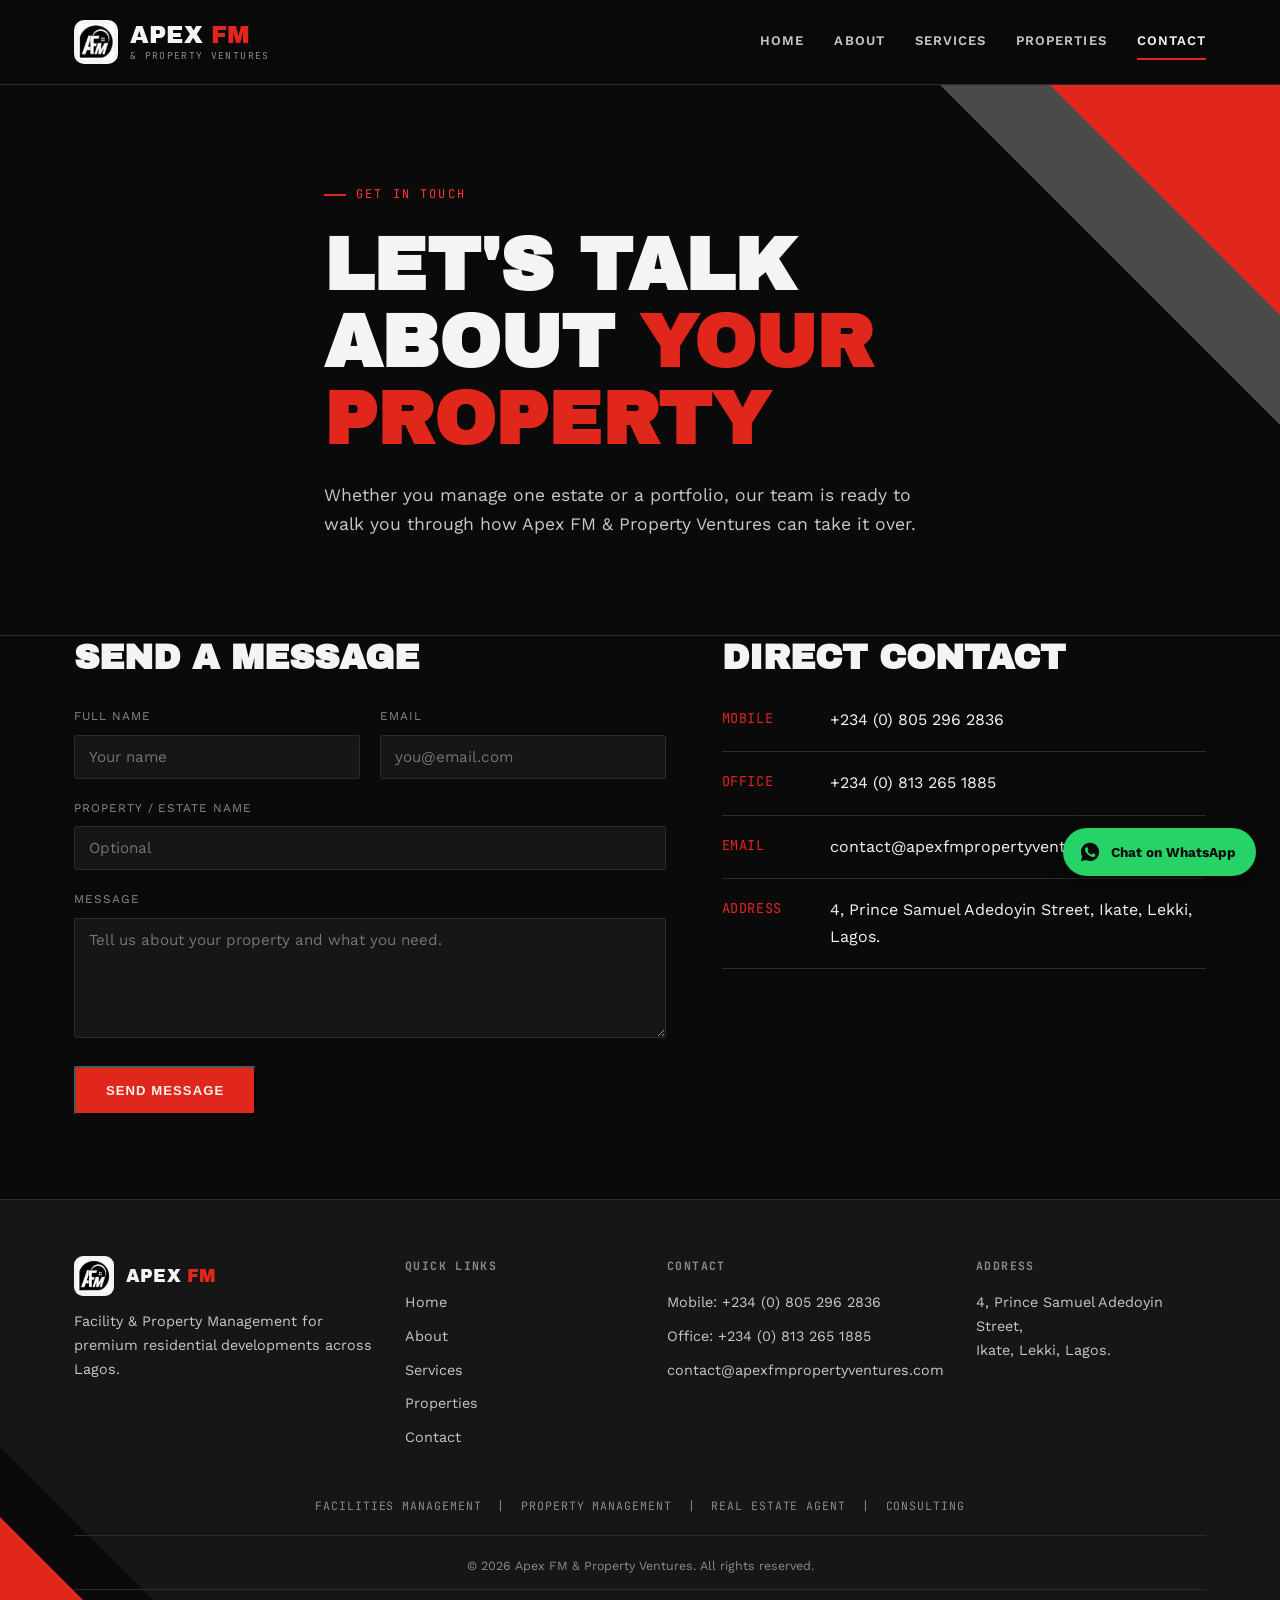
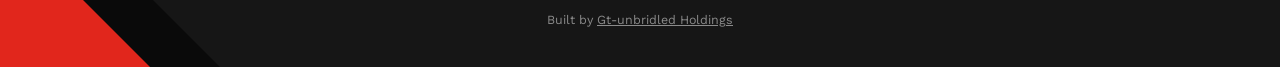
<file: contact (1).html>
<!DOCTYPE html>
<html lang="en">
<head>
<meta charset="UTF-8">
<meta name="viewport" content="width=device-width, initial-scale=1.0">
<title>Contact Apex FM & Property Ventures | Facility Management in Lagos</title>
<meta name="description" content="Contact Apex FM & Property Ventures at 4 Prince Samuel Adedoyin Street, Ikate, Lekki, Lagos. Call +234 (0) 805 296 2836 or email us.">
<link rel="canonical" href="https://www.apexfmpropertyventures.com/contact.html">
<meta property="og:type" content="website">
<meta property="og:title" content="Contact Apex FM & Property Ventures | Facility Management in Lagos">
<meta property="og:description" content="Contact Apex FM & Property Ventures at 4 Prince Samuel Adedoyin Street, Ikate, Lekki, Lagos. Call +234 (0) 805 296 2836 or email us.">
<meta property="og:url" content="https://www.apexfmpropertyventures.com/contact.html">
<meta property="og:image" content="https://www.apexfmpropertyventures.com/oak-mews-1.jpg">
<meta name="twitter:card" content="summary_large_image">
<link rel="icon" type="image/svg+xml" href="favicon.svg">
<link rel="preconnect" href="https://fonts.googleapis.com">
<link rel="preconnect" href="https://fonts.gstatic.com" crossorigin>
<link rel="stylesheet" href="https://fonts.googleapis.com/css2?family=Archivo+Black&family=Work+Sans:wght@400;500;600;700&family=JetBrains+Mono:wght@400;500&display=swap">
<link rel="stylesheet" href="styles.css">
<script type="application/ld+json">
{
  "@context": "https://schema.org",
  "@type": "HomeAndConstructionBusiness",
  "name": "Apex FM & Property Ventures",
  "description": "Facility management, property management, real estate agency, and consulting services for premium residential and commercial developments in Lagos, Nigeria.",
  "url": "https://www.apexfmpropertyventures.com/",
  "telephone": "+234-805-296-2836",
  "email": "contact@apexfmpropertyventures.com",
  "address": {
    "@type": "PostalAddress",
    "streetAddress": "4, Prince Samuel Adedoyin Street, Ikate",
    "addressLocality": "Lekki",
    "addressRegion": "Lagos",
    "addressCountry": "NG"
  },
  "areaServed": {
    "@type": "City",
    "name": "Lagos"
  },
  "openingHoursSpecification": {
    "@type": "OpeningHoursSpecification",
    "dayOfWeek": ["Monday","Tuesday","Wednesday","Thursday","Friday"],
    "opens": "08:00",
    "closes": "18:00"
  },
  "priceRange": "$$",
  "sameAs": []
}
</script>

<!-- Google Analytics - replace G-XXXXXXXXXX with your real Measurement ID -->
<script async src="https://www.googletagmanager.com/gtag/js?id=G-XXXXXXXXXX"></script>
<script>
  window.dataLayer = window.dataLayer || [];
  function gtag(){dataLayer.push(arguments);}
  gtag('js', new Date());
  gtag('config', 'G-XXXXXXXXXX');
</script>
</head>
<body>

<header class="site-header">
  <div class="wrap header-inner">
    <a class="brand" href="index.html">
      <img src="logo-icon.png" alt="Apex FM logo" class="brand-logo">
      <span class="brand-text">
        <span class="brand-main">APEX <span>FM</span></span>
        <span class="brand-sub">& Property Ventures</span>
      </span>
    </a>
    <nav class="site-nav">
      <a href="index.html">Home</a>
      <a href="about.html">About</a>
      <a href="services.html">Services</a>
      <a href="properties.html">Properties</a>
      <a href="contact.html" class="active">Contact</a>
    </nav>
    <button class="nav-toggle" aria-label="Toggle menu">☰</button>
  </div>
</header>

<section class="hero" style="padding-bottom: 60px;">
  <div class="corner-motif"></div>
  <div class="wrap hero-content">
    <div class="eyebrow">Get in Touch</div>
    <h1>Let's talk about <em>your property</em></h1>
    <p class="lede">Whether you manage one estate or a portfolio, our team is ready to walk you through how Apex FM & Property Ventures can take it over.</p>
  </div>
</section>

<section style="padding-top:0;">
  <div class="wrap two-col">
    <div>
      <h2>Send a Message</h2>
      <form action="https://formsubmit.co/ajax/contact@apexfmpropertyventures.com" method="POST" id="contact-form">
        <div class="form-grid">
          <input type="text" name="_honey" style="display:none" tabindex="-1" autocomplete="off">
          <input type="hidden" name="_subject" value="New Property Enquiry - Apex FM & Property Ventures">
          <input type="hidden" name="_captcha" value="false">
          <input type="hidden" name="_template" value="table">
          <input type="hidden" name="_replyto" value="">
          <script>
            // Populate reply-to with the visitor's own email so replying goes straight to them
            document.currentScript.closest('form').addEventListener('submit', function(){
              this.querySelector('input[name="_replyto"]').value = this.querySelector('#email').value;
            });
          </script>
          <div>
            <label for="name">Full Name</label>
            <input id="name" name="name" type="text" placeholder="Your name" required>
          </div>
          <div>
            <label for="email">Email</label>
            <input id="email" name="email" type="email" placeholder="you@email.com" required>
          </div>
          <div class="full">
            <label for="property">Property / Estate Name</label>
            <input id="property" name="property" type="text" placeholder="Optional">
          </div>
          <div class="full">
            <label for="message">Message</label>
            <textarea id="message" name="message" placeholder="Tell us about your property and what you need." required></textarea>
          </div>
          <div class="full">
            <button type="submit" class="btn btn-primary">Send Message</button>
          </div>
        </div>
      </form>
      <p id="form-status" class="muted" style="margin-top:14px; display:none;"></p>
    </div>

    <div>
      <h2>Direct Contact</h2>
      <ul class="value-list">
        <li><span class="mark">Mobile</span> <span>+234 (0) 805 296 2836</span></li>
        <li><span class="mark">Office</span> <span>+234 (0) 813 265 1885</span></li>
        <li><span class="mark">Email</span> <span>contact@apexfmpropertyventures.com</span></li>
        <li><span class="mark">Address</span> <a href="https://www.google.com/maps/search/?api=1&query=4+Prince+Samuel+Adedoyin+Street+Ikate+Lekki+Lagos" target="_blank" rel="noopener">4, Prince Samuel Adedoyin Street, Ikate, Lekki, Lagos.</a></li>
      </ul>
    </div>
  </div>
</section>

<footer class="site-footer">
  <div class="corner-motif-foot"></div>
  <div class="wrap">
    <div class="footer-inner">
      <div class="footer-col">
        <div class="footer-brand">
          <img src="logo-icon.png" alt="Apex FM logo">
          <span class="brand-main" style="font-size:1.1rem;">APEX <span style="color:var(--red)">FM</span></span>
        </div>
        <p class="muted">Facility &amp; Property Management for premium residential developments across Lagos.</p>
      </div>
      <div class="footer-col">
        <h4>Quick Links</h4>
        <a href="index.html">Home</a>
        <a href="about.html">About</a>
        <a href="services.html">Services</a>
        <a href="properties.html">Properties</a>
        <a href="contact.html">Contact</a>
      </div>
      <div class="footer-col">
        <h4>Contact</h4>
        <a href="tel:+2348052962836">Mobile: +234 (0) 805 296 2836</a>
        <a href="tel:+2348132651885">Office: +234 (0) 813 265 1885</a>
        <a href="mailto:contact@apexfmpropertyventures.com">contact@apexfmpropertyventures.com</a>
      </div>
      <div class="footer-col">
        <h4>Address</h4>
        <a href="https://www.google.com/maps/search/?api=1&query=4+Prince+Samuel+Adedoyin+Street+Ikate+Lekki+Lagos" target="_blank" rel="noopener">4, Prince Samuel Adedoyin Street,<br>Ikate, Lekki, Lagos.</a>
      </div>
    </div>
    <p class="footer-tagline" style="text-align:center; margin-bottom:20px;">Facilities Management &nbsp;|&nbsp; Property Management &nbsp;|&nbsp; Real Estate Agent &nbsp;|&nbsp; Consulting</p>
    <p class="fine">© 2026 Apex FM & Property Ventures. All rights reserved.</p>
<p class="fine">Built by <a href="https://wa.me/2348138677200" target="_blank" rel="noopener" style="color:var(--grey); text-decoration:underline;">Gt-unbridled Holdings</a></p>
  </div>
</footer>

<a href="https://wa.me/2348052962836?text=Hi%20Apex%20FM%2C%20I%27d%20like%20to%20find%20out%20more%20about%20your%20services." target="_blank" rel="noopener" class="whatsapp-btn" aria-label="Chat on WhatsApp">
  <svg viewBox="0 0 24 24" fill="currentColor"><path d="M12.04 2C6.58 2 2.13 6.45 2.13 11.91c0 1.75.46 3.45 1.32 4.95L2.05 22l5.25-1.38a9.9 9.9 0 0 0 4.74 1.21h.01c5.46 0 9.91-4.45 9.91-9.91C21.96 6.45 17.5 2 12.04 2zm5.82 14.09c-.24.68-1.4 1.3-1.93 1.38-.49.08-1.11.11-1.79-.11-.41-.13-.94-.31-1.62-.6-2.85-1.23-4.71-4.1-4.85-4.29-.14-.19-1.16-1.54-1.16-2.94s.73-2.09.99-2.37c.26-.29.57-.36.76-.36.19 0 .38 0 .55.01.18.01.41-.07.64.49.24.57.81 1.97.88 2.11.07.14.12.31.02.5-.09.19-.14.31-.28.48-.14.17-.29.37-.42.5-.14.14-.28.29-.12.57.16.28.71 1.17 1.53 1.9 1.05.94 1.94 1.23 2.22 1.37.28.14.44.12.6-.07.16-.19.68-.79.86-1.06.18-.28.36-.23.6-.14.24.09 1.55.73 1.82.87.27.14.45.2.51.31.07.11.07.65-.17 1.33z"/></svg>
  <span>Chat on WhatsApp</span>
</a>
<script src="script.js" defer></script>
</body>
</html>
</file>
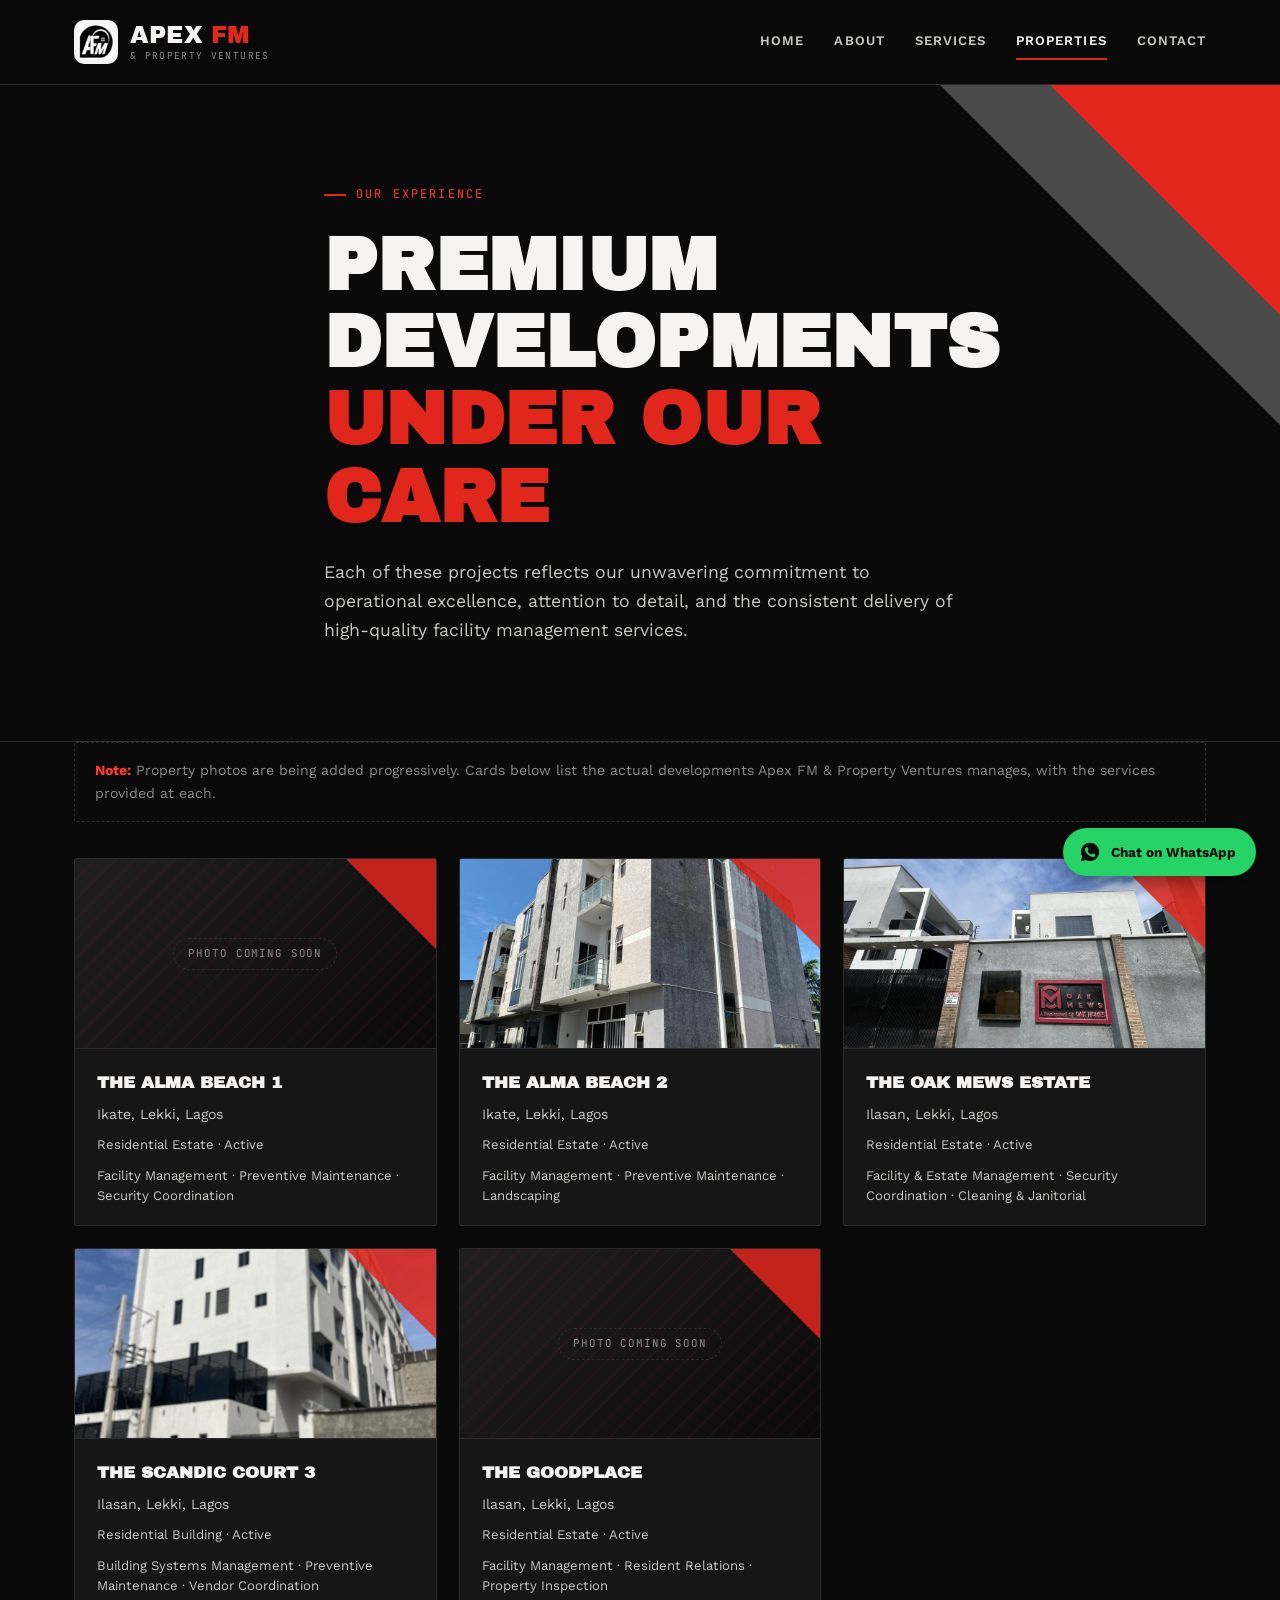
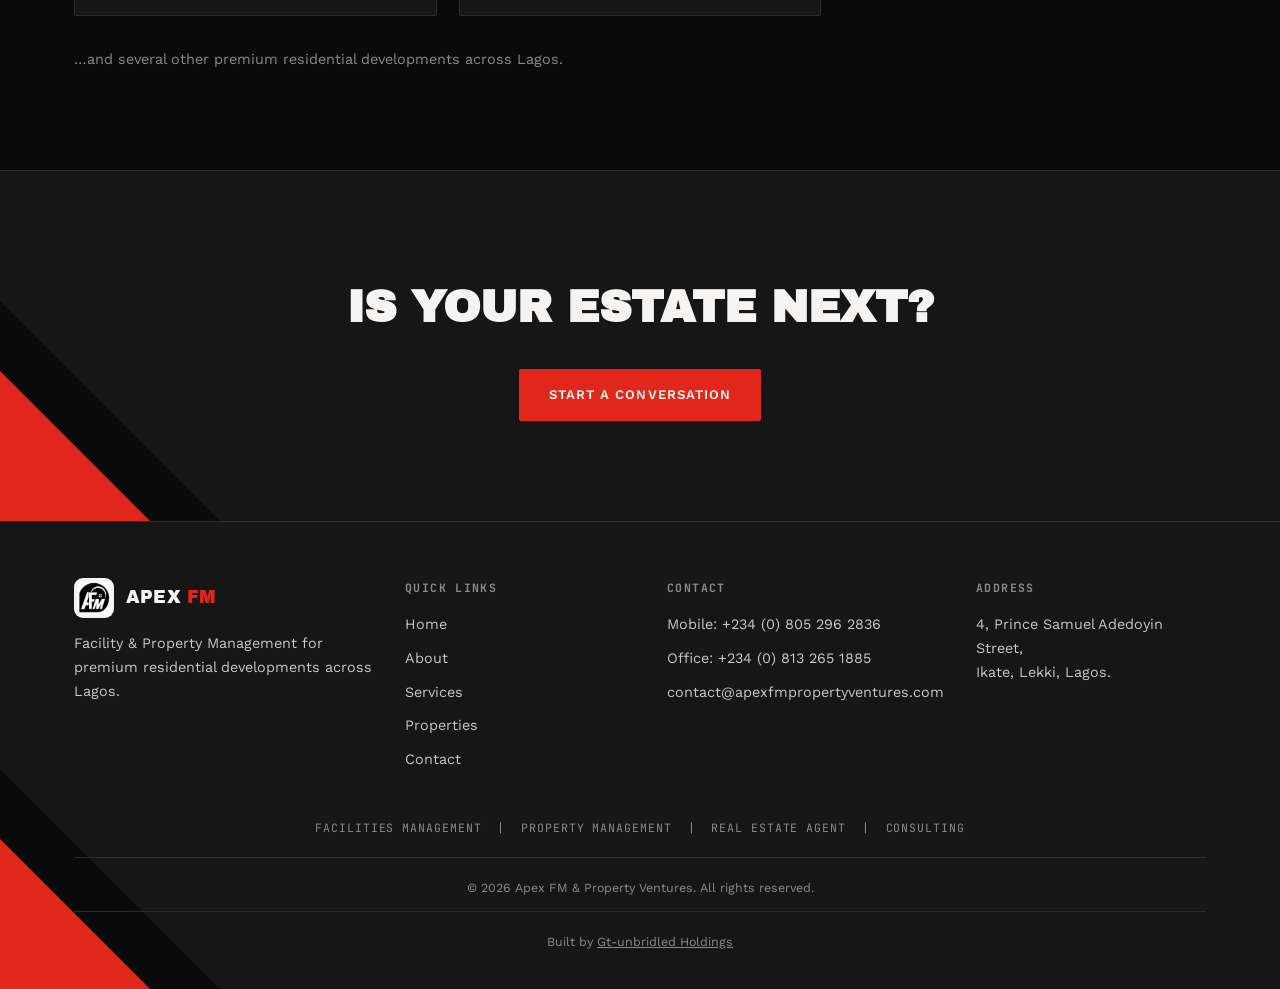
<file: properties (1).html>
<!DOCTYPE html>
<html lang="en">
<head>
<meta charset="UTF-8">
<meta name="viewport" content="width=device-width, initial-scale=1.0">
<title>Managed Properties - Apex FM & Property Ventures</title>
<meta name="description" content="Premium residential estates managed by Apex FM & Property Ventures, including The Alma Beach 1 & 2, The Oak Mews Estate, The Scandic Court, and The Goodplace.">
<link rel="canonical" href="https://www.apexfmpropertyventures.com/properties.html">
<meta property="og:type" content="website">
<meta property="og:title" content="Managed Properties - Apex FM & Property Ventures">
<meta property="og:description" content="Premium residential estates managed by Apex FM & Property Ventures, including The Alma Beach 1 & 2, The Oak Mews Estate, The Scandic Court, and The Goodplace.">
<meta property="og:url" content="https://www.apexfmpropertyventures.com/properties.html">
<meta property="og:image" content="https://www.apexfmpropertyventures.com/oak-mews-1.jpg">
<meta name="twitter:card" content="summary_large_image">
<link rel="icon" type="image/svg+xml" href="favicon.svg">
<link rel="preconnect" href="https://fonts.googleapis.com">
<link rel="preconnect" href="https://fonts.gstatic.com" crossorigin>
<link rel="stylesheet" href="https://fonts.googleapis.com/css2?family=Archivo+Black&family=Work+Sans:wght@400;500;600;700&family=JetBrains+Mono:wght@400;500&display=swap">
<link rel="stylesheet" href="styles.css">
<script type="application/ld+json">
{
  "@context": "https://schema.org",
  "@type": "HomeAndConstructionBusiness",
  "name": "Apex FM & Property Ventures",
  "description": "Facility management, property management, real estate agency, and consulting services for premium residential and commercial developments in Lagos, Nigeria.",
  "url": "https://www.apexfmpropertyventures.com/",
  "telephone": "+234-805-296-2836",
  "email": "contact@apexfmpropertyventures.com",
  "address": {
    "@type": "PostalAddress",
    "streetAddress": "4, Prince Samuel Adedoyin Street, Ikate",
    "addressLocality": "Lekki",
    "addressRegion": "Lagos",
    "addressCountry": "NG"
  },
  "areaServed": {
    "@type": "City",
    "name": "Lagos"
  },
  "openingHoursSpecification": {
    "@type": "OpeningHoursSpecification",
    "dayOfWeek": ["Monday","Tuesday","Wednesday","Thursday","Friday"],
    "opens": "08:00",
    "closes": "18:00"
  },
  "priceRange": "$$",
  "sameAs": []
}
</script>

<!-- Google Analytics - replace G-XXXXXXXXXX with your real Measurement ID -->
<script async src="https://www.googletagmanager.com/gtag/js?id=G-XXXXXXXXXX"></script>
<script>
  window.dataLayer = window.dataLayer || [];
  function gtag(){dataLayer.push(arguments);}
  gtag('js', new Date());
  gtag('config', 'G-XXXXXXXXXX');
</script>
</head>
<body>

<header class="site-header">
  <div class="wrap header-inner">
    <a class="brand" href="index.html">
      <img src="logo-icon.png" alt="Apex FM logo" class="brand-logo">
      <span class="brand-text">
        <span class="brand-main">APEX <span>FM</span></span>
        <span class="brand-sub">& Property Ventures</span>
      </span>
    </a>
    <nav class="site-nav">
      <a href="index.html">Home</a>
      <a href="about.html">About</a>
      <a href="services.html">Services</a>
      <a href="properties.html" class="active">Properties</a>
      <a href="contact.html">Contact</a>
    </nav>
    <button class="nav-toggle" aria-label="Toggle menu">☰</button>
  </div>
</header>

<section class="hero" style="padding-bottom: 60px;">
  <div class="corner-motif"></div>
  <div class="wrap hero-content">
    <div class="eyebrow">Our Experience</div>
    <h1>Premium developments <em>under our care</em></h1>
    <p class="lede">Each of these projects reflects our unwavering commitment to operational excellence, attention to detail, and the consistent delivery of high-quality facility management services.</p>
  </div>
</section>

<section style="padding-top:0;">
  <div class="wrap">
    <div class="notice">
      <strong>Note:</strong> Property photos are being added progressively. Cards below list the actual developments Apex FM & Property Ventures manages, with the services provided at each.
    </div>

    <div class="grid">
      <div class="property-card">
        <div class="property-thumb" data-tag="Residential Estate"></div>
        <div class="property-body">
          <h3>The Alma Beach 1</h3>
          <p>Ikate, Lekki, Lagos</p>
          <p class="muted" style="margin-top:8px; font-size:0.82rem;">Residential Estate · Active</p>
          <p class="muted" style="margin-top:10px; font-size:0.82rem; line-height:1.5;">Facility Management · Preventive Maintenance · Security Coordination</p>
        </div>
      </div>
      <div class="property-card">
        <div class="property-thumb"><img src="alma-beach-2.jpg" alt="The Alma Beach 2 residential building exterior, Ikate, Lekki" width="1000" height="750" loading="lazy"></div>
        <div class="property-body">
          <h3>The Alma Beach 2</h3>
          <p>Ikate, Lekki, Lagos</p>
          <p class="muted" style="margin-top:8px; font-size:0.82rem;">Residential Estate · Active</p>
          <p class="muted" style="margin-top:10px; font-size:0.82rem; line-height:1.5;">Facility Management · Preventive Maintenance · Landscaping</p>
        </div>
      </div>
      <div class="property-card">
        <div class="property-thumb"><img src="oak-mews-1.jpg" alt="The Oak Mews Estate entrance signage, a development of Oak Homes, Ilasan, Lekki" width="1000" height="750" loading="lazy"></div>
        <div class="property-body">
          <h3>The Oak Mews Estate</h3>
          <p>Ilasan, Lekki, Lagos</p>
          <p class="muted" style="margin-top:8px; font-size:0.82rem;">Residential Estate · Active</p>
          <p class="muted" style="margin-top:10px; font-size:0.82rem; line-height:1.5;">Facility &amp; Estate Management · Security Coordination · Cleaning &amp; Janitorial</p>
        </div>
      </div>
      <div class="property-card">
        <div class="property-thumb"><img src="scandic-court-1.jpg" alt="The Scandic Court 3 residential building exterior, Ilasan, Lekki" width="1000" height="1333" loading="lazy"></div>
        <div class="property-body">
          <h3>The Scandic Court 3</h3>
          <p>Ilasan, Lekki, Lagos</p>
          <p class="muted" style="margin-top:8px; font-size:0.82rem;">Residential Building · Active</p>
          <p class="muted" style="margin-top:10px; font-size:0.82rem; line-height:1.5;">Building Systems Management · Preventive Maintenance · Vendor Coordination</p>
        </div>
      </div>
      <div class="property-card">
        <div class="property-thumb" data-tag="Residential Estate"></div>
        <div class="property-body">
          <h3>The Goodplace</h3>
          <p>Ilasan, Lekki, Lagos</p>
          <p class="muted" style="margin-top:8px; font-size:0.82rem;">Residential Estate · Active</p>
          <p class="muted" style="margin-top:10px; font-size:0.82rem; line-height:1.5;">Facility Management · Resident Relations · Property Inspection</p>
        </div>
      </div>
    </div>

    <p class="muted" style="margin-top:32px;">…and several other premium residential developments across Lagos.</p>
  </div>
</section>

<section class="cta-band">
  <div class="corner-motif-foot"></div>
  <div class="wrap">
    <h2>Is your estate next?</h2>
    <a href="contact.html" class="btn btn-primary">Start a Conversation</a>
  </div>
</section>

<footer class="site-footer">
  <div class="corner-motif-foot"></div>
  <div class="wrap">
    <div class="footer-inner">
      <div class="footer-col">
        <div class="footer-brand">
          <img src="logo-icon.png" alt="Apex FM logo">
          <span class="brand-main" style="font-size:1.1rem;">APEX <span style="color:var(--red)">FM</span></span>
        </div>
        <p class="muted">Facility &amp; Property Management for premium residential developments across Lagos.</p>
      </div>
      <div class="footer-col">
        <h4>Quick Links</h4>
        <a href="index.html">Home</a>
        <a href="about.html">About</a>
        <a href="services.html">Services</a>
        <a href="properties.html">Properties</a>
        <a href="contact.html">Contact</a>
      </div>
      <div class="footer-col">
        <h4>Contact</h4>
        <a href="tel:+2348052962836">Mobile: +234 (0) 805 296 2836</a>
        <a href="tel:+2348132651885">Office: +234 (0) 813 265 1885</a>
        <a href="mailto:contact@apexfmpropertyventures.com">contact@apexfmpropertyventures.com</a>
      </div>
      <div class="footer-col">
        <h4>Address</h4>
        <a href="https://www.google.com/maps/search/?api=1&query=4+Prince+Samuel+Adedoyin+Street+Ikate+Lekki+Lagos" target="_blank" rel="noopener">4, Prince Samuel Adedoyin Street,<br>Ikate, Lekki, Lagos.</a>
      </div>
    </div>
    <p class="footer-tagline" style="text-align:center; margin-bottom:20px;">Facilities Management &nbsp;|&nbsp; Property Management &nbsp;|&nbsp; Real Estate Agent &nbsp;|&nbsp; Consulting</p>
    <p class="fine">© 2026 Apex FM & Property Ventures. All rights reserved.</p>
<p class="fine">Built by <a href="https://wa.me/2348138677200" target="_blank" rel="noopener" style="color:var(--grey); text-decoration:underline;">Gt-unbridled Holdings</a></p>
  </div>
</footer>

<a href="https://wa.me/2348052962836?text=Hi%20Apex%20FM%2C%20I%27d%20like%20to%20find%20out%20more%20about%20your%20services." target="_blank" rel="noopener" class="whatsapp-btn" aria-label="Chat on WhatsApp">
  <svg viewBox="0 0 24 24" fill="currentColor"><path d="M12.04 2C6.58 2 2.13 6.45 2.13 11.91c0 1.75.46 3.45 1.32 4.95L2.05 22l5.25-1.38a9.9 9.9 0 0 0 4.74 1.21h.01c5.46 0 9.91-4.45 9.91-9.91C21.96 6.45 17.5 2 12.04 2zm5.82 14.09c-.24.68-1.4 1.3-1.93 1.38-.49.08-1.11.11-1.79-.11-.41-.13-.94-.31-1.62-.6-2.85-1.23-4.71-4.1-4.85-4.29-.14-.19-1.16-1.54-1.16-2.94s.73-2.09.99-2.37c.26-.29.57-.36.76-.36.19 0 .38 0 .55.01.18.01.41-.07.64.49.24.57.81 1.97.88 2.11.07.14.12.31.02.5-.09.19-.14.31-.28.48-.14.17-.29.37-.42.5-.14.14-.28.29-.12.57.16.28.71 1.17 1.53 1.9 1.05.94 1.94 1.23 2.22 1.37.28.14.44.12.6-.07.16-.19.68-.79.86-1.06.18-.28.36-.23.6-.14.24.09 1.55.73 1.82.87.27.14.45.2.51.31.07.11.07.65-.17 1.33z"/></svg>
  <span>Chat on WhatsApp</span>
</a>
<script src="script.js" defer></script>
</body>
</html>
</file>
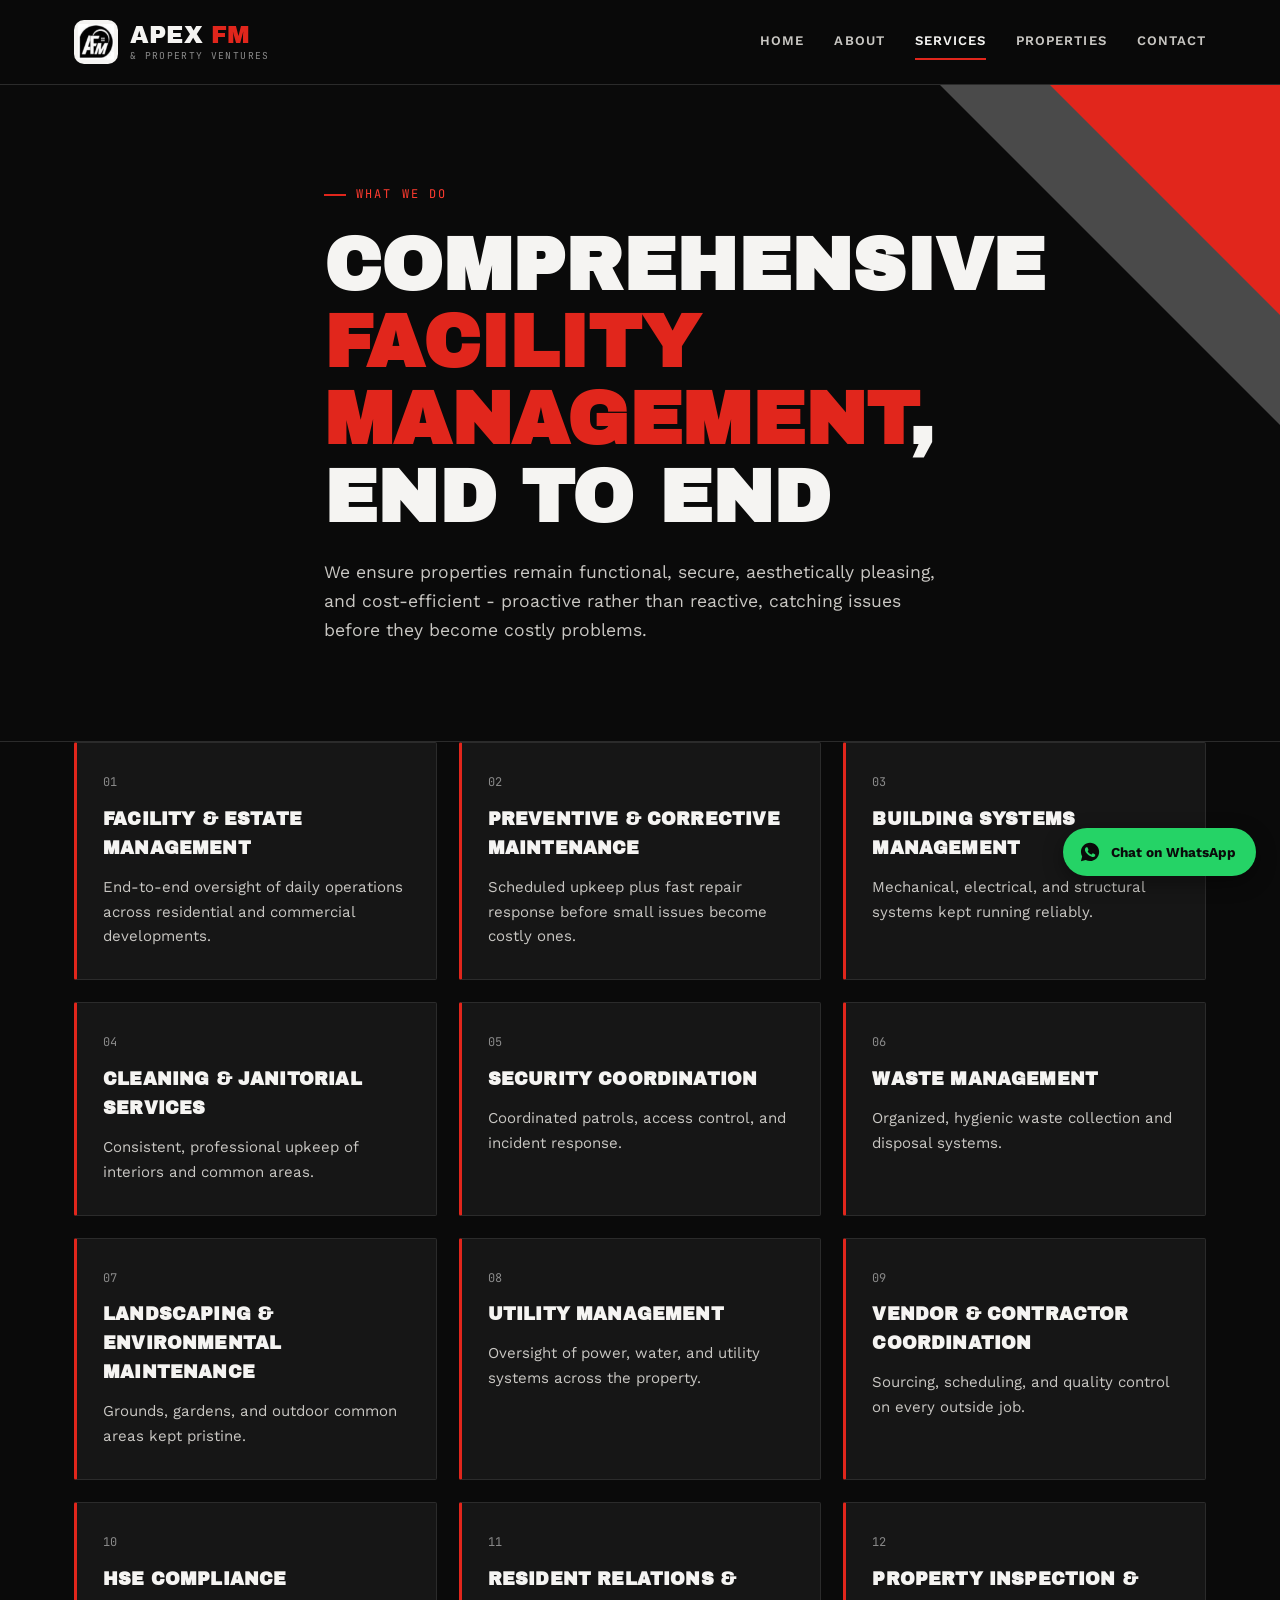
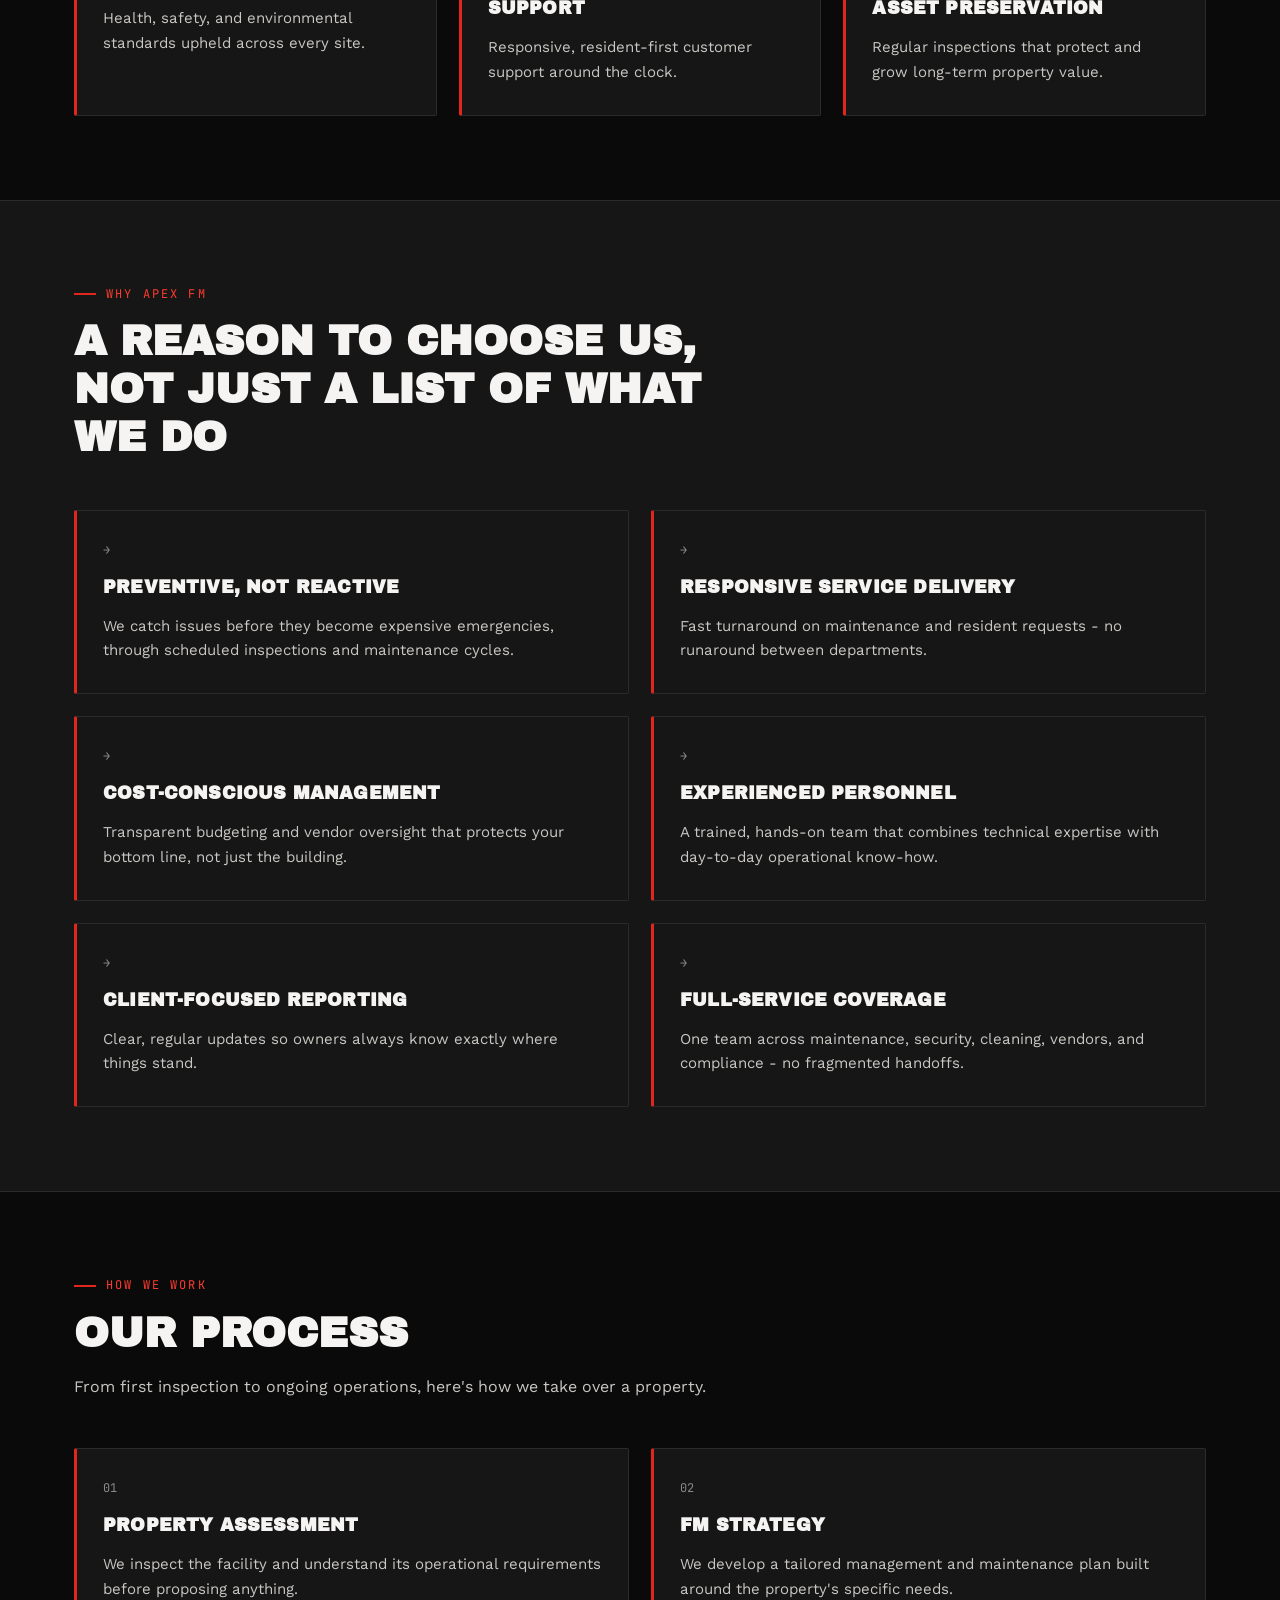
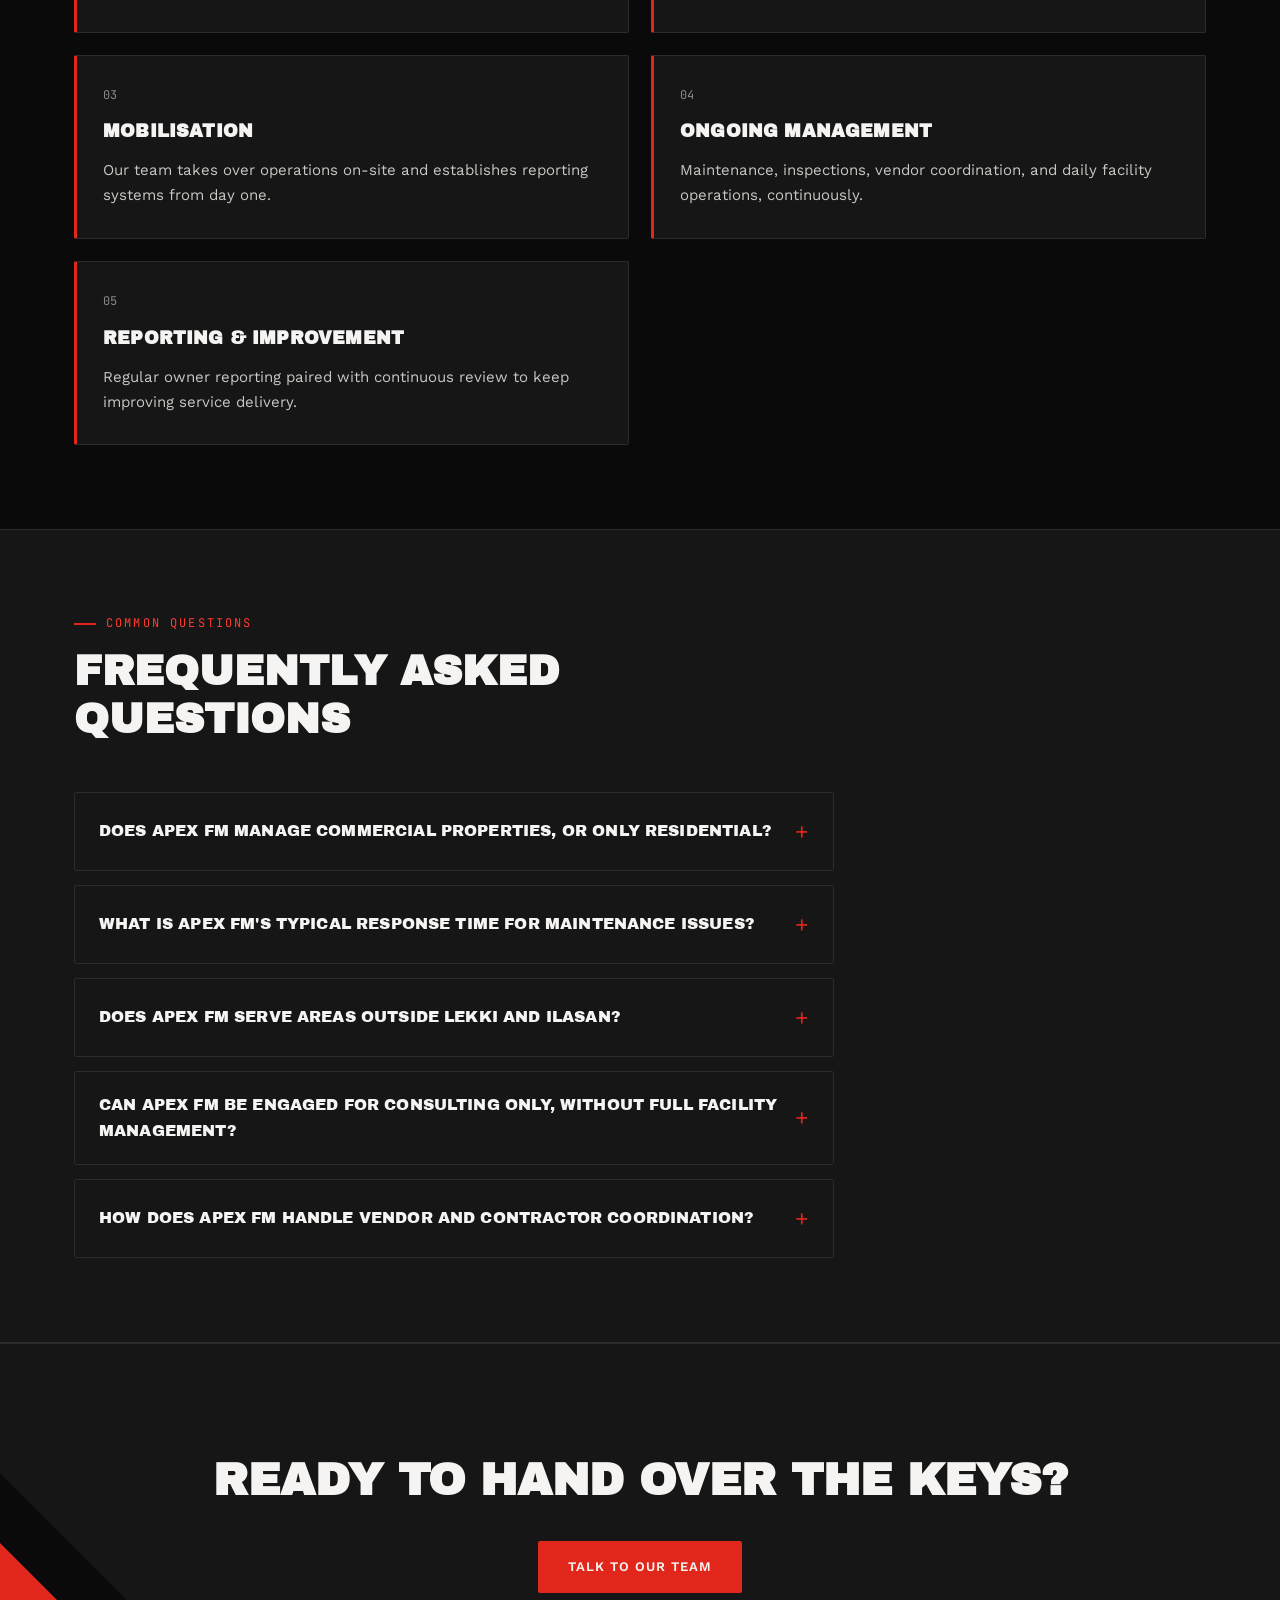
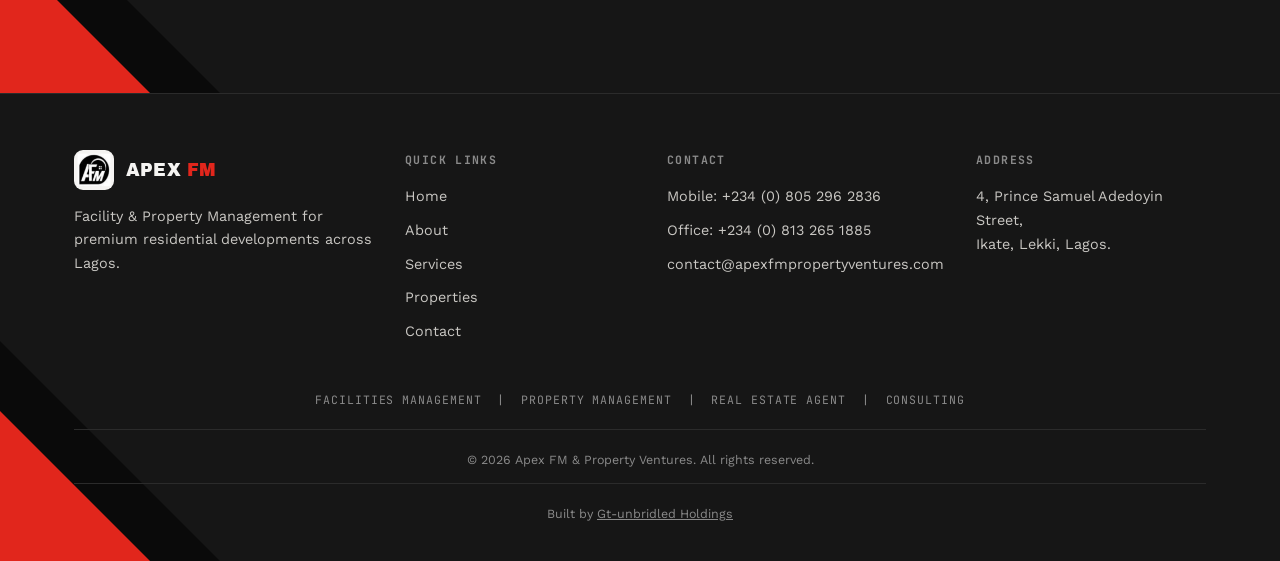
<file: services (1).html>
<!DOCTYPE html>
<html lang="en">
<head>
<meta charset="UTF-8">
<meta name="viewport" content="width=device-width, initial-scale=1.0">
<title>Facility Management Services - Apex FM & Property Ventures</title>
<meta name="description" content="Comprehensive facility management services including maintenance, security, cleaning, landscaping, HSE compliance, and resident relations in Lagos.">
<link rel="canonical" href="https://www.apexfmpropertyventures.com/services.html">
<meta property="og:type" content="website">
<meta property="og:title" content="Facility Management Services - Apex FM & Property Ventures">
<meta property="og:description" content="Comprehensive facility management services including maintenance, security, cleaning, landscaping, HSE compliance, and resident relations in Lagos.">
<meta property="og:url" content="https://www.apexfmpropertyventures.com/services.html">
<meta property="og:image" content="https://www.apexfmpropertyventures.com/oak-mews-1.jpg">
<meta name="twitter:card" content="summary_large_image">
<link rel="icon" type="image/svg+xml" href="favicon.svg">
<link rel="preconnect" href="https://fonts.googleapis.com">
<link rel="preconnect" href="https://fonts.gstatic.com" crossorigin>
<link rel="stylesheet" href="https://fonts.googleapis.com/css2?family=Archivo+Black&family=Work+Sans:wght@400;500;600;700&family=JetBrains+Mono:wght@400;500&display=swap">
<link rel="stylesheet" href="styles.css">
<script type="application/ld+json">
{
  "@context": "https://schema.org",
  "@type": "HomeAndConstructionBusiness",
  "name": "Apex FM & Property Ventures",
  "description": "Facility management, property management, real estate agency, and consulting services for premium residential and commercial developments in Lagos, Nigeria.",
  "url": "https://www.apexfmpropertyventures.com/",
  "telephone": "+234-805-296-2836",
  "email": "contact@apexfmpropertyventures.com",
  "address": {
    "@type": "PostalAddress",
    "streetAddress": "4, Prince Samuel Adedoyin Street, Ikate",
    "addressLocality": "Lekki",
    "addressRegion": "Lagos",
    "addressCountry": "NG"
  },
  "areaServed": {
    "@type": "City",
    "name": "Lagos"
  },
  "openingHoursSpecification": {
    "@type": "OpeningHoursSpecification",
    "dayOfWeek": ["Monday","Tuesday","Wednesday","Thursday","Friday"],
    "opens": "08:00",
    "closes": "18:00"
  },
  "priceRange": "$$",
  "sameAs": []
}
</script>
<script type="application/ld+json">
{
  "@context": "https://schema.org",
  "@type": "FAQPage",
  "mainEntity": [
    {
      "@type": "Question",
      "name": "Does Apex FM manage commercial properties, or only residential?",
      "acceptedAnswer": { "@type": "Answer", "text": "We primarily manage premium residential estates and developments, though our facility management expertise extends to commercial properties as well. Get in touch to discuss your specific property." }
    },
    {
      "@type": "Question",
      "name": "What is Apex FM's typical response time for maintenance issues?",
      "acceptedAnswer": { "@type": "Answer", "text": "We prioritize fast turnaround on maintenance and resident requests, with a proactive rather than reactive approach that catches issues before they escalate." }
    },
    {
      "@type": "Question",
      "name": "Does Apex FM serve areas outside Lekki and Ilasan?",
      "acceptedAnswer": { "@type": "Answer", "text": "Our current managed properties are concentrated in the Lekki and Ilasan areas of Lagos, but we welcome enquiries from property owners across Lagos. Contact us to discuss your location." }
    },
    {
      "@type": "Question",
      "name": "Can Apex FM be engaged for consulting only, without full facility management?",
      "acceptedAnswer": { "@type": "Answer", "text": "Yes. Alongside full facility and property management, we offer consulting services including facility audits, asset management, and property assessments." }
    },
    {
      "@type": "Question",
      "name": "How does Apex FM handle vendor and contractor coordination?",
      "acceptedAnswer": { "@type": "Answer", "text": "We source, vet, schedule, and quality-check every outside vendor or contractor on a property, so owners deal with one accountable team rather than managing multiple contractors directly." }
    }
  ]
}
</script>
<!-- Google Analytics - replace G-XXXXXXXXXX with your real Measurement ID -->
<script async src="https://www.googletagmanager.com/gtag/js?id=G-XXXXXXXXXX"></script>
<script>
  window.dataLayer = window.dataLayer || [];
  function gtag(){dataLayer.push(arguments);}
  gtag('js', new Date());
  gtag('config', 'G-XXXXXXXXXX');
</script>
</head>
<body>

<header class="site-header">
  <div class="wrap header-inner">
    <a class="brand" href="index.html">
      <img src="logo-icon.png" alt="Apex FM logo" class="brand-logo">
      <span class="brand-text">
        <span class="brand-main">APEX <span>FM</span></span>
        <span class="brand-sub">& Property Ventures</span>
      </span>
    </a>
    <nav class="site-nav">
      <a href="index.html">Home</a>
      <a href="about.html">About</a>
      <a href="services.html" class="active">Services</a>
      <a href="properties.html">Properties</a>
      <a href="contact.html">Contact</a>
    </nav>
    <button class="nav-toggle" aria-label="Toggle menu">☰</button>
  </div>
</header>

<section class="hero" style="padding-bottom: 60px;">
  <div class="corner-motif"></div>
  <div class="wrap hero-content">
    <div class="eyebrow">What We Do</div>
    <h1>Comprehensive <em>facility management</em>, end to end</h1>
    <p class="lede">We ensure properties remain functional, secure, aesthetically pleasing, and cost-efficient - proactive rather than reactive, catching issues before they become costly problems.</p>
  </div>
</section>

<section style="padding-top:0;">
  <div class="wrap grid">
    <div class="card"><span class="idx">01</span><h3>Facility &amp; Estate Management</h3><p>End-to-end oversight of daily operations across residential and commercial developments.</p></div>
    <div class="card"><span class="idx">02</span><h3>Preventive &amp; Corrective Maintenance</h3><p>Scheduled upkeep plus fast repair response before small issues become costly ones.</p></div>
    <div class="card"><span class="idx">03</span><h3>Building Systems Management</h3><p>Mechanical, electrical, and structural systems kept running reliably.</p></div>
    <div class="card"><span class="idx">04</span><h3>Cleaning &amp; Janitorial Services</h3><p>Consistent, professional upkeep of interiors and common areas.</p></div>
    <div class="card"><span class="idx">05</span><h3>Security Coordination</h3><p>Coordinated patrols, access control, and incident response.</p></div>
    <div class="card"><span class="idx">06</span><h3>Waste Management</h3><p>Organized, hygienic waste collection and disposal systems.</p></div>
    <div class="card"><span class="idx">07</span><h3>Landscaping &amp; Environmental Maintenance</h3><p>Grounds, gardens, and outdoor common areas kept pristine.</p></div>
    <div class="card"><span class="idx">08</span><h3>Utility Management</h3><p>Oversight of power, water, and utility systems across the property.</p></div>
    <div class="card"><span class="idx">09</span><h3>Vendor &amp; Contractor Coordination</h3><p>Sourcing, scheduling, and quality control on every outside job.</p></div>
    <div class="card"><span class="idx">10</span><h3>HSE Compliance</h3><p>Health, safety, and environmental standards upheld across every site.</p></div>
    <div class="card"><span class="idx">11</span><h3>Resident Relations &amp; Support</h3><p>Responsive, resident-first customer support around the clock.</p></div>
    <div class="card"><span class="idx">12</span><h3>Property Inspection &amp; Asset Preservation</h3><p>Regular inspections that protect and grow long-term property value.</p></div>
  </div>
</section>

<section class="band-alt">
  <div class="wrap">
    <div class="section-head">
      <div class="eyebrow">Why APEX FM</div>
      <h2>A reason to choose us, not just a list of what we do</h2>
    </div>
    <div class="grid grid-2">
      <div class="card"><span class="idx">→</span><h3>Preventive, Not Reactive</h3><p>We catch issues before they become expensive emergencies, through scheduled inspections and maintenance cycles.</p></div>
      <div class="card"><span class="idx">→</span><h3>Responsive Service Delivery</h3><p>Fast turnaround on maintenance and resident requests - no runaround between departments.</p></div>
      <div class="card"><span class="idx">→</span><h3>Cost-Conscious Management</h3><p>Transparent budgeting and vendor oversight that protects your bottom line, not just the building.</p></div>
      <div class="card"><span class="idx">→</span><h3>Experienced Personnel</h3><p>A trained, hands-on team that combines technical expertise with day-to-day operational know-how.</p></div>
      <div class="card"><span class="idx">→</span><h3>Client-Focused Reporting</h3><p>Clear, regular updates so owners always know exactly where things stand.</p></div>
      <div class="card"><span class="idx">→</span><h3>Full-Service Coverage</h3><p>One team across maintenance, security, cleaning, vendors, and compliance - no fragmented handoffs.</p></div>
    </div>
  </div>
</section>

<section>
  <div class="wrap">
    <div class="section-head">
      <div class="eyebrow">How We Work</div>
      <h2>Our Process</h2>
      <p>From first inspection to ongoing operations, here's how we take over a property.</p>
    </div>
    <div class="grid grid-2">
      <div class="card"><span class="idx">01</span><h3>Property Assessment</h3><p>We inspect the facility and understand its operational requirements before proposing anything.</p></div>
      <div class="card"><span class="idx">02</span><h3>FM Strategy</h3><p>We develop a tailored management and maintenance plan built around the property's specific needs.</p></div>
      <div class="card"><span class="idx">03</span><h3>Mobilisation</h3><p>Our team takes over operations on-site and establishes reporting systems from day one.</p></div>
      <div class="card"><span class="idx">04</span><h3>Ongoing Management</h3><p>Maintenance, inspections, vendor coordination, and daily facility operations, continuously.</p></div>
      <div class="card"><span class="idx">05</span><h3>Reporting &amp; Improvement</h3><p>Regular owner reporting paired with continuous review to keep improving service delivery.</p></div>
    </div>
  </div>
</section>

<section class="band-alt">
  <div class="wrap">
    <div class="section-head">
      <div class="eyebrow">Common Questions</div>
      <h2>Frequently Asked Questions</h2>
    </div>
    <div class="faq-list">
      <details class="faq-item">
        <summary>Does Apex FM manage commercial properties, or only residential?</summary>
        <p class="faq-answer">We primarily manage premium residential estates and developments, though our facility management expertise extends to commercial properties as well. Get in touch to discuss your specific property.</p>
      </details>
      <details class="faq-item">
        <summary>What is Apex FM's typical response time for maintenance issues?</summary>
        <p class="faq-answer">We prioritize fast turnaround on maintenance and resident requests, with a proactive rather than reactive approach that catches issues before they escalate.</p>
      </details>
      <details class="faq-item">
        <summary>Does Apex FM serve areas outside Lekki and Ilasan?</summary>
        <p class="faq-answer">Our current managed properties are concentrated in the Lekki and Ilasan areas of Lagos, but we welcome enquiries from property owners across Lagos. Contact us to discuss your location.</p>
      </details>
      <details class="faq-item">
        <summary>Can Apex FM be engaged for consulting only, without full facility management?</summary>
        <p class="faq-answer">Yes. Alongside full facility and property management, we offer consulting services including facility audits, asset management, and property assessments.</p>
      </details>
      <details class="faq-item">
        <summary>How does Apex FM handle vendor and contractor coordination?</summary>
        <p class="faq-answer">We source, vet, schedule, and quality-check every outside vendor or contractor on a property, so owners deal with one accountable team rather than managing multiple contractors directly.</p>
      </details>
    </div>
  </div>
</section>

<section class="cta-band">
  <div class="corner-motif-foot"></div>
  <div class="wrap">
    <h2>Ready to hand over the keys?</h2>
    <a href="contact.html" class="btn btn-primary">Talk to Our Team</a>
  </div>
</section>

<footer class="site-footer">
  <div class="corner-motif-foot"></div>
  <div class="wrap">
    <div class="footer-inner">
      <div class="footer-col">
        <div class="footer-brand">
          <img src="logo-icon.png" alt="Apex FM logo">
          <span class="brand-main" style="font-size:1.1rem;">APEX <span style="color:var(--red)">FM</span></span>
        </div>
        <p class="muted">Facility &amp; Property Management for premium residential developments across Lagos.</p>
      </div>
      <div class="footer-col">
        <h4>Quick Links</h4>
        <a href="index.html">Home</a>
        <a href="about.html">About</a>
        <a href="services.html">Services</a>
        <a href="properties.html">Properties</a>
        <a href="contact.html">Contact</a>
      </div>
      <div class="footer-col">
        <h4>Contact</h4>
        <a href="tel:+2348052962836">Mobile: +234 (0) 805 296 2836</a>
        <a href="tel:+2348132651885">Office: +234 (0) 813 265 1885</a>
        <a href="mailto:contact@apexfmpropertyventures.com">contact@apexfmpropertyventures.com</a>
      </div>
      <div class="footer-col">
        <h4>Address</h4>
        <a href="https://www.google.com/maps/search/?api=1&query=4+Prince+Samuel+Adedoyin+Street+Ikate+Lekki+Lagos" target="_blank" rel="noopener">4, Prince Samuel Adedoyin Street,<br>Ikate, Lekki, Lagos.</a>
      </div>
    </div>
    <p class="footer-tagline" style="text-align:center; margin-bottom:20px;">Facilities Management &nbsp;|&nbsp; Property Management &nbsp;|&nbsp; Real Estate Agent &nbsp;|&nbsp; Consulting</p>
    <p class="fine">© 2026 Apex FM & Property Ventures. All rights reserved.</p>
<p class="fine">Built by <a href="https://wa.me/2348138677200" target="_blank" rel="noopener" style="color:var(--grey); text-decoration:underline;">Gt-unbridled Holdings</a></p>
  </div>
</footer>

<a href="https://wa.me/2348052962836?text=Hi%20Apex%20FM%2C%20I%27d%20like%20to%20find%20out%20more%20about%20your%20services." target="_blank" rel="noopener" class="whatsapp-btn" aria-label="Chat on WhatsApp">
  <svg viewBox="0 0 24 24" fill="currentColor"><path d="M12.04 2C6.58 2 2.13 6.45 2.13 11.91c0 1.75.46 3.45 1.32 4.95L2.05 22l5.25-1.38a9.9 9.9 0 0 0 4.74 1.21h.01c5.46 0 9.91-4.45 9.91-9.91C21.96 6.45 17.5 2 12.04 2zm5.82 14.09c-.24.68-1.4 1.3-1.93 1.38-.49.08-1.11.11-1.79-.11-.41-.13-.94-.31-1.62-.6-2.85-1.23-4.71-4.1-4.85-4.29-.14-.19-1.16-1.54-1.16-2.94s.73-2.09.99-2.37c.26-.29.57-.36.76-.36.19 0 .38 0 .55.01.18.01.41-.07.64.49.24.57.81 1.97.88 2.11.07.14.12.31.02.5-.09.19-.14.31-.28.48-.14.17-.29.37-.42.5-.14.14-.28.29-.12.57.16.28.71 1.17 1.53 1.9 1.05.94 1.94 1.23 2.22 1.37.28.14.44.12.6-.07.16-.19.68-.79.86-1.06.18-.28.36-.23.6-.14.24.09 1.55.73 1.82.87.27.14.45.2.51.31.07.11.07.65-.17 1.33z"/></svg>
  <span>Chat on WhatsApp</span>
</a>
<script src="script.js" defer></script>
</body>
</html>
</file>
<file: styles.css>
/* ============================================================
   APEX FM & PROPERTY VENTURES
   Bold red/black theme matching the company logo - diagonal
   triangle motif echoes the logo's angular mark.
   ============================================================ */


:root{
  --black: #0a0a0a;
  --charcoal: #161616;
  --charcoal-2: #1f1f1f;
  --white: #f5f4f2;
  --white-dim: #c9c7c3;
  --red: #e1261c;
  --red-bright: #ff3b2f;
  --grey: #8a8a8a;
  --line: #2b2b2b;

  --display: 'Archivo Black', sans-serif;
  --body: 'Work Sans', sans-serif;
  --mono: 'JetBrains Mono', monospace;
}

*{ box-sizing: border-box; }
html{ scroll-behavior: smooth; }

body{
  margin:0;
  background: var(--black);
  color: var(--white);
  font-family: var(--body);
  line-height: 1.65;
  -webkit-font-smoothing: antialiased;
  overflow-x: hidden;
}

a{ color: inherit; text-decoration: none; }
img{ max-width:100%; display:block; }

.wrap{
  max-width: 1180px;
  margin: 0 auto;
  padding: 0 24px;
  position: relative;
}

/* ---------- diagonal corner motif (from the logo) ---------- */
.corner-motif{
  position: absolute;
  top: 0; right: 0;
  width: 340px; height: 100%;
  pointer-events: none;
  overflow: hidden;
  z-index: 0;
}
.corner-motif::before{
  content:'';
  position:absolute; top:0; right:0;
  width: 0; height: 0;
  border-style: solid;
  border-width: 0 340px 340px 0;
  border-color: transparent var(--grey) transparent transparent;
  opacity: 0.5;
}
.corner-motif::after{
  content:'';
  position:absolute; top:0; right:0;
  width: 0; height: 0;
  border-style: solid;
  border-width: 0 230px 230px 0;
  border-color: transparent var(--red) transparent transparent;
}

.corner-motif-foot{
  position: absolute;
  bottom: 0; left: 0;
  width: 220px; height: 220px;
  pointer-events: none;
  overflow: hidden;
}
.corner-motif-foot::before{
  content:'';
  position:absolute; bottom:0; left:0;
  width: 0; height: 0;
  border-style: solid;
  border-width: 220px 0 0 220px;
  border-color: transparent transparent transparent var(--black);
}
.corner-motif-foot::after{
  content:'';
  position:absolute; bottom:0; left:0;
  width: 0; height: 0;
  border-style: solid;
  border-width: 150px 0 0 150px;
  border-color: transparent transparent transparent var(--red);
}

/* ---------- header ---------- */
.site-header{
  position: sticky;
  top: 0;
  z-index: 50;
  background: rgba(10,10,10,0.94);
  backdrop-filter: blur(8px);
  border-bottom: 1px solid var(--line);
}
.header-inner{
  display:flex;
  align-items:center;
  justify-content:space-between;
  height: 84px;
}
.brand{
  display:flex;
  flex-direction: row;
  align-items: center;
  gap: 12px;
  line-height: 1;
}
.brand-logo{
  height: 44px;
  width: 44px;
  border-radius: 10px;
  flex-shrink: 0;
}
.brand-text{
  display:flex;
  flex-direction: column;
}
.brand-main{
  font-family: var(--display);
  font-size: 1.5rem;
  letter-spacing: 0.01em;
  text-transform: uppercase;
}
.brand-main span{ color: var(--red); }
.brand-sub{
  font-family: var(--mono);
  font-size: 0.6rem;
  letter-spacing: 0.14em;
  text-transform: uppercase;
  color: var(--grey);
  margin-top: 4px;
}

.site-nav{ display:flex; gap: 30px; }
.site-nav a{
  font-size: 0.82rem;
  letter-spacing: 0.08em;
  text-transform: uppercase;
  font-weight: 600;
  color: var(--white-dim);
  padding: 6px 0;
  border-bottom: 2px solid transparent;
  transition: color .2s ease, border-color .2s ease;
}
.site-nav a:hover,
.site-nav a.active{
  color: var(--white);
  border-color: var(--red);
}
.nav-toggle{
  display:none;
  background:none;
  border: 1px solid var(--line);
  color: var(--white);
  font-size: 1.1rem;
  padding: 6px 12px;
  border-radius: 4px;
}

/* ---------- hero ---------- */
.hero{
  position: relative;
  padding: 100px 0 76px;
  border-bottom: 1px solid var(--line);
  overflow: hidden;
}
.hero-content{ position: relative; z-index: 1; max-width: 680px; }
.eyebrow{
  font-family: var(--mono);
  font-size: 0.75rem;
  letter-spacing: 0.18em;
  text-transform: uppercase;
  color: var(--red-bright);
  display:flex;
  align-items:center;
  gap: 10px;
  margin-bottom: 22px;
}
.eyebrow::before{
  content:'';
  width: 22px; height: 2px;
  background: var(--red);
  display:inline-block;
}
.hero h1{
  font-family: var(--display);
  font-size: clamp(2.6rem, 6.5vw, 4.6rem);
  line-height: 1.05;
  letter-spacing: 0.005em;
  text-transform: uppercase;
  margin: 0 0 22px;
}
.hero h1 em{ color: var(--red); font-style: normal; }
.hero .lede{
  font-size: 1.1rem;
  color: var(--white-dim);
  margin-bottom: 36px;
}
.hero-actions{ display:flex; gap:16px; flex-wrap:wrap; }

.btn{
  display:inline-block;
  padding: 15px 30px;
  font-size: 0.82rem;
  letter-spacing: 0.08em;
  text-transform: uppercase;
  font-weight: 600;
  border-radius: 2px;
  transition: transform .15s ease, background .2s ease, color .2s ease, border-color .2s ease;
}
.btn-primary{
  background: var(--red);
  color: var(--white);
}
.btn-primary:hover{ background: var(--red-bright); transform: translateY(-1px); }
.btn-ghost{
  border: 1px solid var(--line);
  color: var(--white);
}
.btn-ghost:hover{ border-color: var(--red); color: var(--red-bright); }

/* ---------- sections ---------- */
section{ padding: 84px 0; position: relative; }
.section-head{ max-width: 640px; margin-bottom: 48px; }
.section-head .eyebrow{ margin-bottom: 14px; }
.section-head h2{
  font-family: var(--display);
  text-transform: uppercase;
  font-size: clamp(1.9rem, 4vw, 2.6rem);
  margin: 0 0 14px;
  line-height: 1.15;
}
.section-head p{ color: var(--white-dim); }

.band-alt{ background: var(--charcoal); border-top: 1px solid var(--line); border-bottom: 1px solid var(--line); }

/* ---------- stat strip ---------- */
.stats{
  display:grid;
  grid-template-columns: repeat(4, 1fr);
  border-top: 1px solid var(--line);
  border-bottom: 1px solid var(--line);
}
.stat{
  padding: 40px 24px;
  border-left: 1px solid var(--line);
  text-align:center;
}
.stat:first-child{ border-left:none; }
.stat-num{
  font-family: var(--display);
  font-size: 2.4rem;
  color: var(--red-bright);
  display:block;
}
.stat-label{
  font-size: 0.78rem;
  letter-spacing: 0.06em;
  text-transform: uppercase;
  color: var(--grey);
}

/* ---------- cards / grid ---------- */
.grid{
  display:grid;
  grid-template-columns: repeat(3, 1fr);
  gap: 22px;
}
.grid-2{ grid-template-columns: repeat(2, 1fr); }
.card{
  background: var(--charcoal);
  border: 1px solid var(--line);
  border-left: 3px solid var(--red);
  border-radius: 2px;
  padding: 30px 26px;
  transition: border-color .2s ease, transform .15s ease;
}
.card:hover{ border-left-color: var(--red-bright); transform: translateY(-2px); }
.card h3{
  font-family: var(--display);
  text-transform: uppercase;
  font-size: 1.1rem;
  margin: 0 0 12px;
  letter-spacing: 0.01em;
}
.card p{ color: var(--white-dim); font-size: 0.94rem; margin:0; }
.card .idx{
  font-family: var(--mono);
  color: var(--grey);
  font-size: 0.75rem;
  display:block;
  margin-bottom: 12px;
}

/* ---------- property placeholder tiles ---------- */
.property-card{
  border: 1px solid var(--line);
  border-radius: 2px;
  overflow:hidden;
  background: var(--charcoal);
}
.property-thumb{
  height: 190px;
  background:
    repeating-linear-gradient(135deg, rgba(225,38,28,0.06) 0 2px, transparent 2px 14px),
    linear-gradient(135deg, var(--charcoal-2), var(--black));
  position: relative;
  border-bottom: 1px solid var(--line);
  overflow: hidden;
  display:flex;
  align-items:center;
  justify-content:center;
}
.property-thumb[data-tag]::after{
  content: 'Photo coming soon';
  font-family: var(--mono);
  font-size: 0.68rem;
  letter-spacing: 0.08em;
  text-transform: uppercase;
  color: var(--grey);
  border: 1px dashed var(--line);
  padding: 6px 14px;
  border-radius: 20px;
  position: relative;
  z-index: 1;
}
.property-thumb img{
  width: 100%;
  height: 100%;
  object-fit: cover;
  display: block;
}
.property-thumb::before{
  content:'';
  position:absolute; top:0; right:0;
  width:0; height:0;
  border-style:solid;
  border-width: 0 90px 90px 0;
  border-color: transparent var(--red) transparent transparent;
  opacity: 0.85;
  z-index: 0;
}
.property-body{ padding: 20px 22px; }
.property-body h3{
  font-family: var(--display);
  text-transform: uppercase;
  font-size: 1.05rem;
  margin: 0 0 6px;
}
.property-body p{ color: var(--white-dim); font-size: 0.88rem; margin:0; }

.notice{
  border: 1px dashed var(--line);
  border-radius: 2px;
  padding: 16px 20px;
  color: var(--grey);
  font-size: 0.88rem;
  margin-bottom: 36px;
}
.notice strong{ color: var(--red-bright); }

/* ---------- CTA band ---------- */
.cta-band{
  position: relative;
  text-align:center;
  padding: 100px 24px;
  border-top: 1px solid var(--line);
  background: var(--charcoal);
  overflow: hidden;
}
.cta-band h2{
  font-family: var(--display);
  text-transform: uppercase;
  font-size: clamp(1.8rem, 4.5vw, 2.8rem);
  margin: 0 0 24px;
  position: relative; z-index:1;
}
.cta-band .btn{ position: relative; z-index: 1; }

/* ---------- forms ---------- */
.form-grid{
  display:grid;
  grid-template-columns: 1fr 1fr;
  gap: 20px;
}
.form-grid .full{ grid-column: 1 / -1; }
label{
  display:block;
  font-size: 0.74rem;
  letter-spacing: 0.08em;
  text-transform: uppercase;
  color: var(--grey);
  margin-bottom: 8px;
}
input, textarea, select{
  width:100%;
  background: var(--charcoal);
  border: 1px solid var(--line);
  color: var(--white);
  padding: 12px 14px;
  border-radius: 2px;
  font-family: var(--body);
  font-size: 0.95rem;
}
input:focus, textarea:focus, select:focus{
  outline: none;
  border-color: var(--red);
}
textarea{ resize: vertical; min-height: 120px; }

/* ---------- footer ---------- */
.site-footer{
  position: relative;
  border-top: 1px solid var(--line);
  padding: 56px 0 24px;
  overflow: hidden;
  background: var(--charcoal);
}
.footer-inner{
  position: relative; z-index: 1;
  display: grid;
  grid-template-columns: 1.3fr 1fr 1fr 1fr;
  gap: 32px;
  margin-bottom: 36px;
}
.footer-brand{
  display:flex;
  align-items:center;
  gap: 12px;
  margin-bottom: 14px;
}
.footer-brand img{
  height: 40px;
  width: 40px;
  border-radius: 9px;
}
.footer-col h4{
  font-family: var(--mono);
  font-size: 0.72rem;
  letter-spacing: 0.12em;
  text-transform: uppercase;
  color: var(--grey);
  margin: 0 0 16px;
}
.footer-col p, .footer-col a{
  display:block;
  color: var(--white-dim);
  font-size: 0.9rem;
  margin-bottom: 10px;
}
.footer-col a:hover{ color: var(--red-bright); }
.footer-tagline{
  font-family: var(--mono);
  font-size: 0.72rem;
  letter-spacing: 0.08em;
  text-transform: uppercase;
  color: var(--grey);
}
.muted{ color: var(--grey); font-size: 0.9rem; }
.fine{
  position: relative; z-index: 1;
  text-align:center;
  color: var(--grey);
  font-size: 0.78rem;
  border-top: 1px solid var(--line);
  padding-top: 20px;
}

/* ---------- misc pages ---------- */
.two-col{
  display:grid;
  grid-template-columns: 1.1fr 0.9fr;
  gap: 56px;
  align-items: start;
  position: relative; z-index: 1;
}
.two-col h2{
  font-family: var(--display);
  text-transform: uppercase;
  font-size: clamp(1.6rem, 3.5vw, 2.2rem);
  margin-top:0;
  line-height: 1.2;
}
.two-col p{ color: var(--white-dim); }

.value-list{ list-style:none; padding:0; margin:0; }
.value-list li{
  padding: 18px 0;
  border-bottom: 1px solid var(--line);
  display:flex;
  gap: 18px;
}
.value-list li:first-child{ padding-top:0; }
.value-list .mark{ color: var(--red); font-family: var(--mono); min-width: 90px; font-size: 0.85rem; text-transform: uppercase; letter-spacing: 0.04em; }

.check-list{ list-style:none; padding:0; margin:0; display:grid; gap: 14px; }
.check-list li{ display:flex; gap: 12px; color: var(--white-dim); font-size: 0.95rem; }
.check-list li::before{
  content:'-';
  color: var(--red);
  font-weight: 700;
  flex-shrink:0;
}

/* ---------- WhatsApp floating button ---------- */
.whatsapp-btn{
  position: fixed;
  bottom: 24px;
  right: 24px;
  z-index: 100;
  display:flex;
  align-items:center;
  gap: 10px;
  background: #25D366;
  color: #0a0a0a;
  font-weight: 700;
  font-size: 0.85rem;
  padding: 13px 20px 13px 16px;
  border-radius: 50px;
  box-shadow: 0 6px 20px rgba(0,0,0,0.4);
  transition: transform .15s ease, box-shadow .2s ease;
}
.whatsapp-btn:hover{ transform: translateY(-2px); box-shadow: 0 8px 24px rgba(0,0,0,0.5); }
.whatsapp-btn svg{ width: 22px; height: 22px; flex-shrink:0; }
.whatsapp-btn span{ white-space: nowrap; }
@media (max-width: 600px){
  .whatsapp-btn span{ display:none; }
  .whatsapp-btn{ padding: 14px; border-radius: 50%; }
}

/* ---------- scroll reveal ---------- */
.reveal{
  opacity: 0;
  transform: translateY(16px);
  transition: opacity .6s ease, transform .6s ease;
}
.reveal.is-visible{
  opacity: 1;
  transform: translateY(0);
}
@media (prefers-reduced-motion: reduce){
  .reveal{ opacity:1; transform:none; transition:none; }
}

/* ---------- FAQ accordion ---------- */
.faq-list{ display:grid; gap: 14px; max-width: 760px; }
.faq-item{
  background: var(--charcoal);
  border: 1px solid var(--line);
  border-radius: 2px;
  overflow: hidden;
}
.faq-item summary{
  padding: 20px 24px;
  cursor: pointer;
  font-family: var(--display);
  text-transform: uppercase;
  font-size: 0.98rem;
  letter-spacing: 0.01em;
  list-style: none;
  display:flex;
  align-items:center;
  justify-content: space-between;
  gap: 16px;
}
.faq-item summary::-webkit-details-marker{ display:none; }
.faq-item summary::after{
  content:'+';
  color: var(--red);
  font-family: var(--body);
  font-size: 1.4rem;
  flex-shrink:0;
  transition: transform .2s ease;
}
.faq-item[open] summary::after{ transform: rotate(45deg); }
.faq-item .faq-answer{
  padding: 0 24px 20px;
  color: var(--white-dim);
  font-size: 0.94rem;
}

/* ---------- testimonials ---------- */
.testimonial-card{
  background: var(--charcoal);
  border: 1px solid var(--line);
  border-left: 3px solid var(--red);
  padding: 28px 26px;
  border-radius: 2px;
}
.testimonial-card p{
  color: var(--white-dim);
  font-style: italic;
  margin: 0 0 16px;
  font-size: 0.96rem;
}
.testimonial-name{
  font-family: var(--display);
  text-transform: uppercase;
  font-size: 0.9rem;
  color: var(--white);
}
.testimonial-role{
  font-family: var(--mono);
  font-size: 0.72rem;
  letter-spacing: 0.08em;
  text-transform: uppercase;
  color: var(--grey);
}

/* ---------- 404 page ---------- */
.error-page{
  min-height: 60vh;
  display:flex;
  flex-direction: column;
  align-items:center;
  justify-content:center;
  text-align:center;
  padding: 80px 24px;
}
.error-page .error-code{
  font-family: var(--display);
  font-size: clamp(4rem, 14vw, 9rem);
  color: var(--red);
  line-height: 1;
  margin-bottom: 12px;
}
.error-page h1{
  font-family: var(--display);
  text-transform: uppercase;
  font-size: 1.6rem;
  margin: 0 0 16px;
}
.error-page p{ color: var(--white-dim); margin-bottom: 32px; max-width: 480px; }

/* ---------- responsive ---------- */
@media (max-width: 860px){
  .site-nav{ display:none; }
  .nav-toggle{ display:block; }
  .site-nav.nav-open{
    display: flex;
    flex-direction: column;
    position: absolute;
    top: 84px;
    left: 0;
    right: 0;
    background: var(--black);
    padding: 16px 24px;
    border-bottom: 1px solid var(--line);
    gap: 18px;
  }
  .stats{ grid-template-columns: repeat(2,1fr); }
  .stat:nth-child(3){ border-left:none; }
  .grid{ grid-template-columns: 1fr; }
  .grid-2{ grid-template-columns: 1fr; }
  .two-col{ grid-template-columns: 1fr; gap: 32px; }
  .form-grid{ grid-template-columns: 1fr; }
  .corner-motif{ width: 160px; }
  .corner-motif::before{ border-width: 0 160px 160px 0; }
  .corner-motif::after{ border-width: 0 100px 100px 0; }
  .footer-inner{ grid-template-columns: 1fr 1fr; }
}

@media (max-width: 480px){
  .footer-inner{ grid-template-columns: 1fr; }
}

@media (prefers-reduced-motion: reduce){
  html{ scroll-behavior:auto; }
  *{ transition: none !important; }
}
</file>
